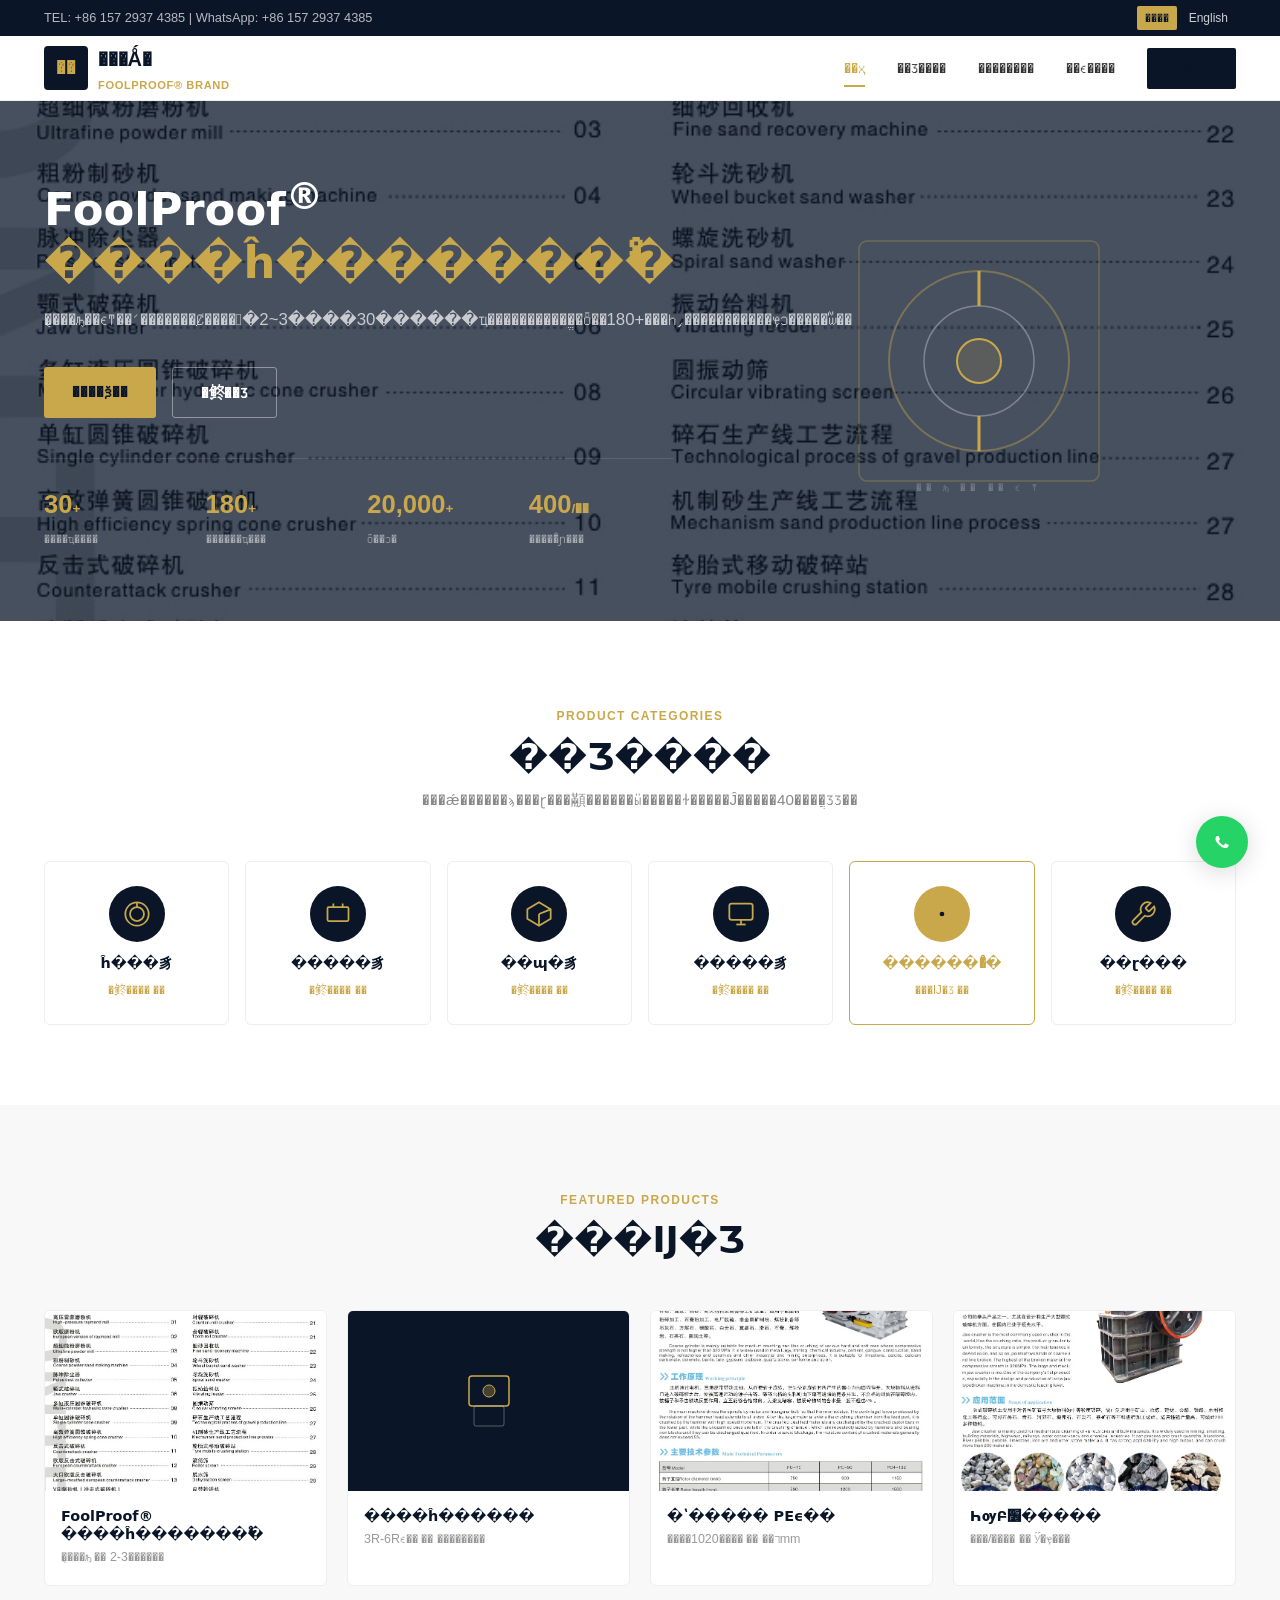
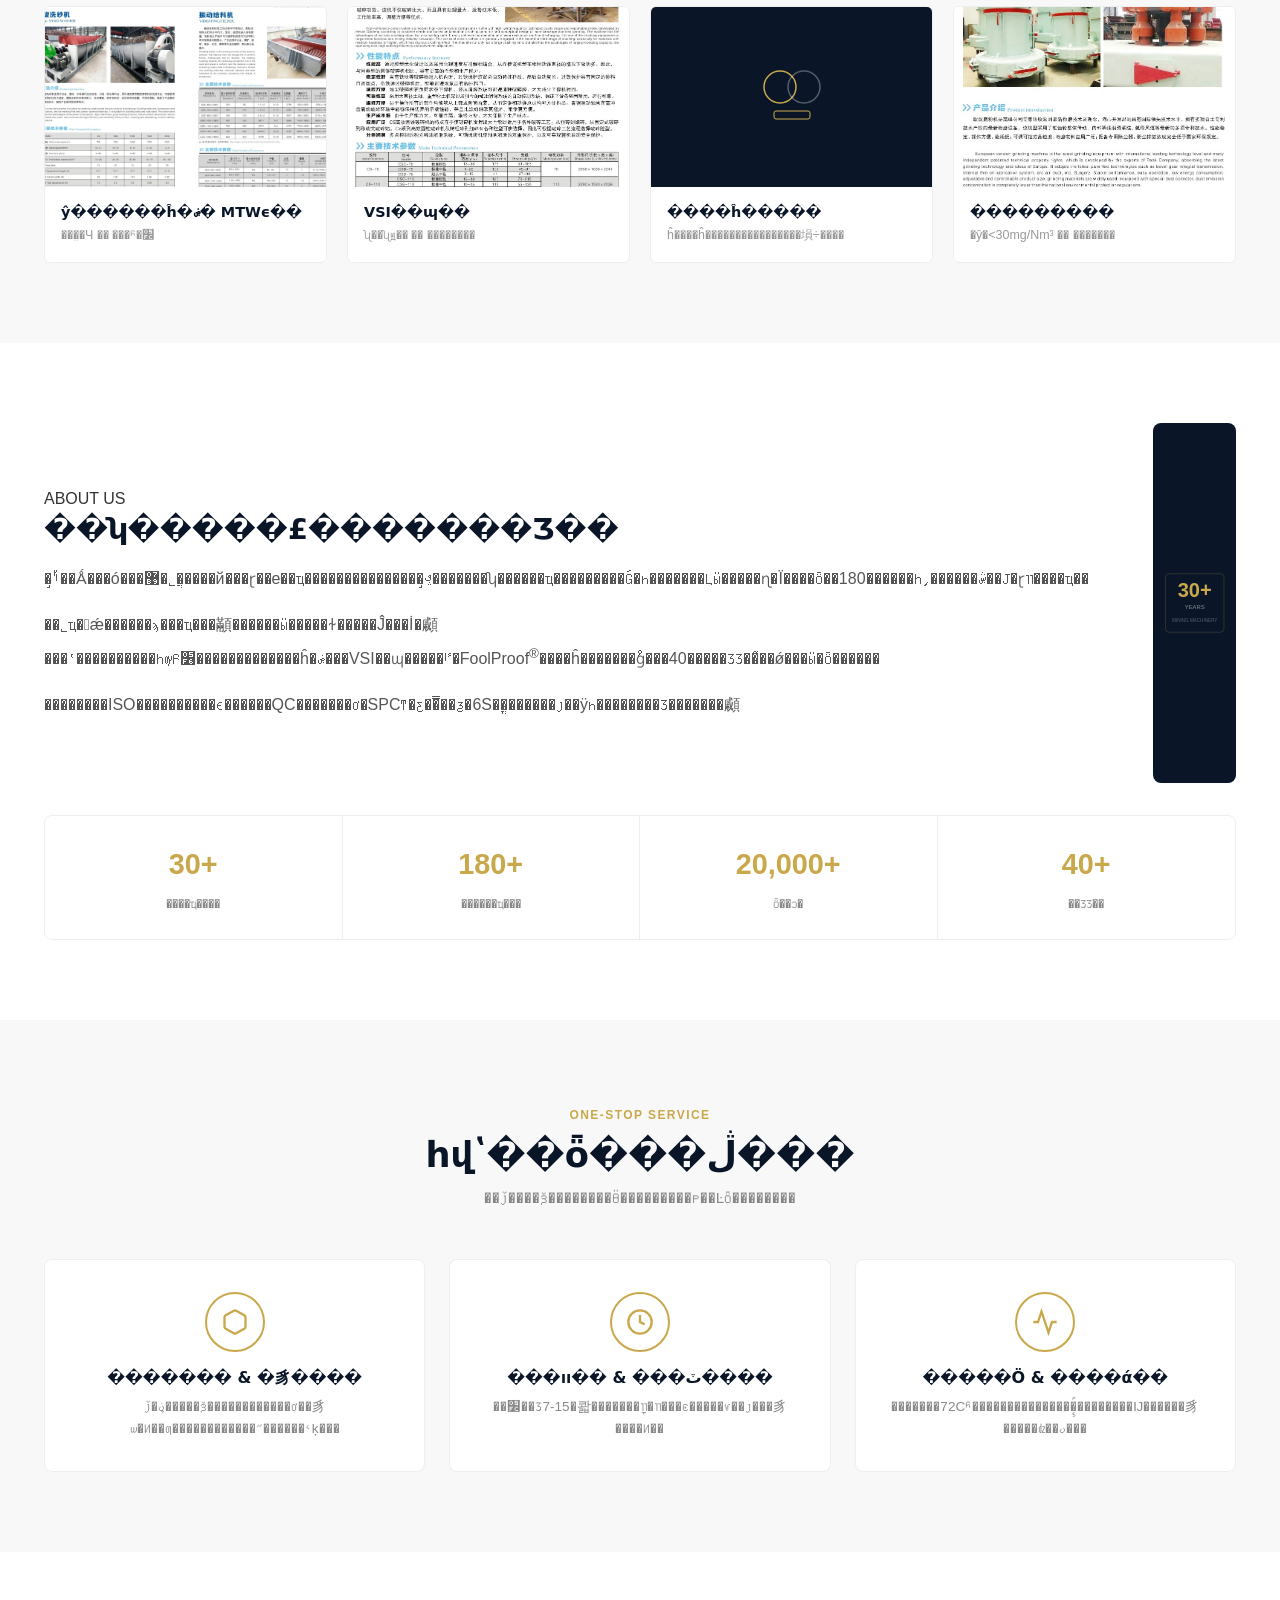
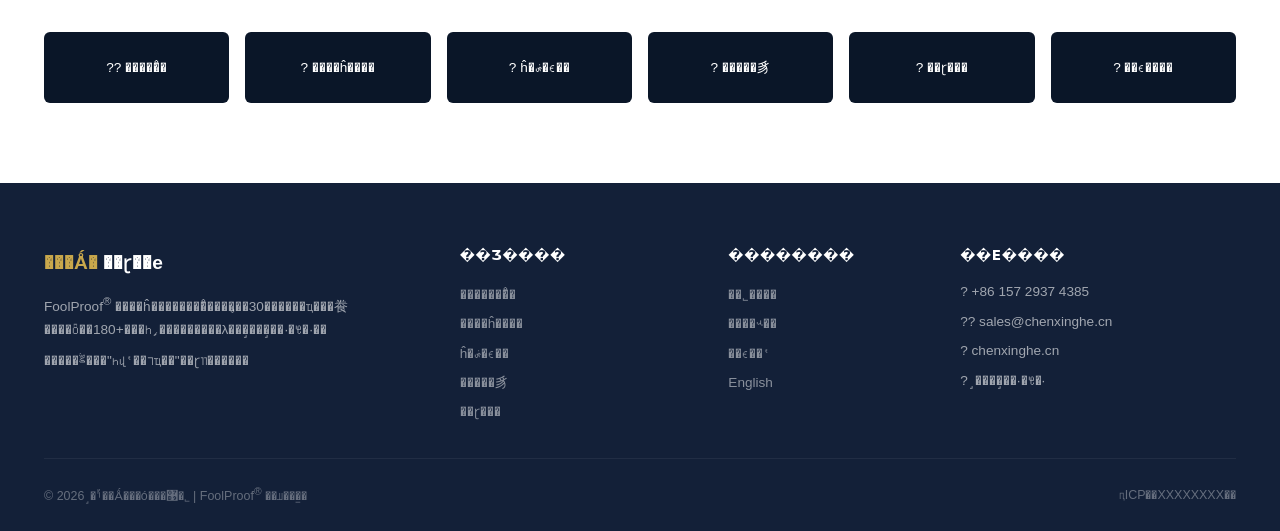
<file: index.html>
<!DOCTYPE html>
<html lang="zh-CN">
<head>
  <meta charset="UTF-8">
  <meta name="viewport" content="width=device-width, initial-scale=1.0">
  <meta name="description" content="֣�ݳ��Ạ̊́�רҵ����ĥ�������ܳ�(FoolProof?)�����̡�30���꾭�飬����ȫ��180+���ҡ���Ӫ����ĥ�����������ĥ�ۻ������������ֱ����֣��·�Ҽ�·��">
  <meta name="keywords" content="����ĥ�����ܳ�,���ɻ����,����ĥ��,��ɽ��е,�����,FoolProof,���Ǻ�,֣��">
  <link rel="canonical" href="https://chenxinghe.cn/">
  <title>���Ǻ� �� FoolProof? ����ĥ�������ܳ� | ��ɽ��е�豸������</title>
  <link rel="stylesheet" href="css/style.css">
  <style>
    /* ===== ���Ǻ�ר����ʽ ===== */
    :root {
      --cxh-navy: #0a1628; --cxh-navy-light: #132038; --cxh-gold: #c9a84c;
      --cxh-gold-light: #e0c878; --cxh-white: #ffffff; --cxh-gray: #f5f4f0;
      --cxh-text: #333; --cxh-text-light: #666;
    }
    body { font-family: -apple-system, BlinkMacSystemFont, 'Microsoft YaHei', 'PingFang SC', sans-serif; background: #fff; color: var(--cxh-text); line-height: 1.7; }

    /* Top Bar */
    .topbar { background: var(--cxh-navy); color: rgba(255,255,255,0.7); font-size: 0.8rem; padding: 6px 0; }
    .topbar .container { display: flex; justify-content: space-between; align-items: center; }
    .topbar a { color: rgba(255,255,255,0.8); }
    .topbar a:hover { color: var(--cxh-gold); }
    .topbar .lang-btns { display: flex; gap: 4px; }
    .topbar .lang-btns a { padding: 2px 8px; border-radius: 2px; font-size: 0.75rem; }
    .topbar .lang-btns a.active { background: var(--cxh-gold); color: var(--cxh-navy); }

    /* Main Header */
    .main-header { background: #fff; border-bottom: 1px solid #eee; position: sticky; top: 0; z-index: 1000; }
    .main-header .container { display: flex; justify-content: space-between; align-items: center; height: 64px; }
    .main-header .logo { display: flex; align-items: center; gap: 10px; text-decoration: none; }
    .main-header .logo-img { width: 44px; height: 44px; background: var(--cxh-navy); color: var(--cxh-gold); display: flex; align-items: center; justify-content: center; font-weight: 800; font-size: 1.2rem; border-radius: 4px; }
    .main-header .logo-text { font-size: 1.25rem; font-weight: 700; color: var(--cxh-navy); }
    .main-header .logo-sub { font-size: 0.7rem; color: var(--cxh-gold); letter-spacing: 0.05em; }
    .main-nav { display: flex; gap: 2rem; align-items: center; }
    .main-nav a { font-size: 0.9rem; color: var(--cxh-text); text-decoration: none; font-weight: 500; position: relative; padding: 4px 0; }
    .main-nav a:hover, .main-nav a.active { color: var(--cxh-gold); }
    .main-nav a::after { content: ''; position: absolute; bottom: -2px; left: 0; width: 0; height: 2px; background: var(--cxh-gold); transition: width 0.3s; }
    .main-nav a:hover::after, .main-nav a.active::after { width: 100%; }
    .main-nav .nav-cta { background: var(--cxh-gold); color: var(--cxh-navy) !important; padding: 8px 18px; border-radius: 3px; font-weight: 600; }
    .main-nav .nav-cta::after { display: none; }
    .main-nav .nav-cta:hover { background: #b8943a; }

    /* Mobile Toggle */
    .mob-toggle { display: none; flex-direction: column; gap: 5px; cursor: pointer; background: none; border: none; padding: 4px; }
    .mob-toggle span { width: 24px; height: 2px; background: var(--cxh-navy); display: block; }

    /* Hero */
    .hero-section { background: var(--cxh-navy); position: relative; overflow: hidden; min-height: 520px; display: flex; align-items: center; }
    .hero-section::before { content: ''; position: absolute; inset: 0; background: url('images/gaofeng/processed/gaofeng_page3_img1.jpeg') center/cover no-repeat; opacity: 0.25; }
    .hero-section .container { position: relative; z-index: 1; display: grid; grid-template-columns: 1fr 1fr; gap: 3rem; align-items: center; }
    .hero-text h1 { color: #fff; font-size: clamp(1.8rem, 4vw, 2.8rem); line-height: 1.2; margin-bottom: 1rem; font-weight: 800; }
    .hero-text h1 span { color: var(--cxh-gold); }
    .hero-text p { color: rgba(255,255,255,0.7); font-size: 1.05rem; margin-bottom: 2rem; max-width: 500px; line-height: 1.7; }
    .hero-btns { display: flex; gap: 1rem; flex-wrap: wrap; }
    .btn-gold { display: inline-block; background: var(--cxh-gold); color: var(--cxh-navy); padding: 12px 28px; border-radius: 3px; font-weight: 700; text-decoration: none; font-size: 0.95rem; transition: background 0.2s; }
    .btn-gold:hover { background: #b8943a; }
    .btn-out { display: inline-block; border: 1px solid rgba(255,255,255,0.4); color: #fff; padding: 12px 28px; border-radius: 3px; font-weight: 600; text-decoration: none; font-size: 0.95rem; transition: all 0.2s; }
    .btn-out:hover { background: #fff; color: var(--cxh-navy); }
    .hero-stats-row { display: grid; grid-template-columns: repeat(4, 1fr); gap: 1rem; margin-top: 2.5rem; padding-top: 1.5rem; border-top: 1px solid rgba(255,255,255,0.1); }
    .hero-stat .num { font-size: 1.6rem; font-weight: 700; color: var(--cxh-gold); }
    .hero-stat .num small { font-size: 0.85rem; }
    .hero-stat .lbl { font-size: 0.75rem; color: rgba(255,255,255,0.5); margin-top: 2px; }
    .hero-img { display: flex; justify-content: center; align-items: center; }

    /* Section Title */
    .sec-header { text-align: center; margin-bottom: 3rem; }
    .sec-header .tag { display: inline-block; font-size: 0.75rem; letter-spacing: 0.12em; color: var(--cxh-gold); font-weight: 600; margin-bottom: 0.5rem; text-transform: uppercase; }
    .sec-header h2 { font-size: clamp(1.5rem, 3vw, 2.2rem); color: var(--cxh-navy); margin-bottom: 0.5rem; font-weight: 700; }
    .sec-header .sub { color: #888; font-size: 0.95rem; max-width: 600px; margin: 0 auto; }

    /* Product Category Cards (6-col) */
    .cat-grid { display: grid; grid-template-columns: repeat(6, 1fr); gap: 1rem; }
    .cat-card { background: #fff; border: 1px solid #eee; border-radius: 6px; padding: 1.5rem 1rem; text-align: center; text-decoration: none; color: inherit; transition: all 0.3s; display: block; }
    .cat-card:hover { border-color: var(--cxh-gold); box-shadow: 0 4px 20px rgba(0,0,0,0.06); transform: translateY(-2px); }
    .cat-card .cat-icon { width: 56px; height: 56px; margin: 0 auto 0.75rem; background: var(--cxh-navy); border-radius: 50%; display: flex; align-items: center; justify-content: center; }
    .cat-card .cat-icon svg { width: 28px; height: 28px; stroke: var(--cxh-gold); }
    .cat-card h3 { font-size: 0.9rem; color: var(--cxh-navy); margin-bottom: 0.25rem; }
    .cat-card .cat-more { font-size: 0.75rem; color: var(--cxh-gold); margin-top: 0.5rem; }

    /* Product Grid (4-col) */
    .prod-grid { display: grid; grid-template-columns: repeat(4, 1fr); gap: 1.25rem; }
    .prod-card { background: #fff; border: 1px solid #eee; border-radius: 6px; overflow: hidden; transition: all 0.3s; }
    .prod-card:hover { border-color: var(--cxh-gold); box-shadow: 0 4px 20px rgba(0,0,0,0.06); }
    .prod-card .prod-pic { height: 180px; background: #f8f8f8; display: flex; align-items: center; justify-content: center; overflow: hidden; }
    .prod-card .prod-pic img { width: 100%; height: 100%; object-fit: cover; }
    .prod-card .prod-info { padding: 1rem; }
    .prod-card h4 { font-size: 0.9rem; color: var(--cxh-navy); margin-bottom: 0.25rem; }
    .prod-card p { font-size: 0.78rem; color: #999; }

    /* About Section */
    .about-block { display: grid; grid-template-columns: 1fr 1fr; gap: 4rem; align-items: center; }
    .about-block .about-img { background: #f8f8f8; border-radius: 8px; height: 360px; display: flex; align-items: center; justify-content: center; overflow: hidden; }
    .stat-grid { display: grid; grid-template-columns: repeat(4, 1fr); gap: 0; border: 1px solid #eee; border-radius: 8px; overflow: hidden; margin-top: 2rem; }
    .stat-grid .st { padding: 1.5rem 1rem; text-align: center; border-right: 1px solid #eee; background: #fff; }
    .stat-grid .st:last-child { border-right: none; }
    .stat-grid .st .n { font-size: 1.8rem; font-weight: 700; color: var(--cxh-gold); }
    .stat-grid .st .l { font-size: 0.8rem; color: #888; margin-top: 4px; }

    /* Service Cards */
    .svc-grid { display: grid; grid-template-columns: repeat(3, 1fr); gap: 1.5rem; }
    .svc-card { background: #fff; border: 1px solid #eee; border-radius: 8px; padding: 2rem 1.5rem; text-align: center; transition: all 0.3s; }
    .svc-card:hover { border-color: var(--cxh-gold); box-shadow: 0 4px 20px rgba(0,0,0,0.06); }
    .svc-card .svc-icon { width: 60px; height: 60px; margin: 0 auto 1rem; border: 2px solid var(--cxh-gold); border-radius: 50%; display: flex; align-items: center; justify-content: center; }
    .svc-card h3 { font-size: 1rem; color: var(--cxh-navy); margin-bottom: 0.5rem; }
    .svc-card p { font-size: 0.85rem; color: #888; line-height: 1.6; }

    /* Feature Grid */
    .feat-grid { display: grid; grid-template-columns: repeat(6, 1fr); gap: 1rem; }
    .feat-card { background: var(--cxh-navy); color: #fff; padding: 1.5rem 1rem; text-align: center; border-radius: 6px; text-decoration: none; transition: all 0.3s; display: block; font-size: 0.85rem; font-weight: 500; }
    .feat-card:hover { background: var(--cxh-gold); color: var(--cxh-navy); }

    /* Footer */
    .site-footer { background: var(--cxh-navy-light); color: rgba(255,255,255,0.6); padding: 4rem 0 1.5rem; font-size: 0.85rem; }
    .footer-grid { display: grid; grid-template-columns: 2fr 1.2fr 1fr 1.5fr; gap: 3rem; margin-bottom: 2rem; }
    .site-footer h4 { color: #fff; font-size: 0.85rem; letter-spacing: 0.05em; margin-bottom: 1rem; text-transform: uppercase; }
    .site-footer a { color: rgba(255,255,255,0.5); text-decoration: none; display: block; padding: 3px 0; transition: color 0.2s; }
    .site-footer a:hover { color: var(--cxh-gold); }
    .footer-bottom { border-top: 1px solid rgba(255,255,255,0.06); padding-top: 1.5rem; display: flex; justify-content: space-between; font-size: 0.78rem; color: rgba(255,255,255,0.35); }

    /* WhatsApp Float */
    .wa-float { position: fixed; bottom: 2rem; right: 2rem; z-index: 900; width: 52px; height: 52px; background: #25D366; border-radius: 50%; display: flex; align-items: center; justify-content: center; box-shadow: 0 4px 24px rgba(0,0,0,0.15); transition: transform 0.2s; }
    .wa-float:hover { transform: scale(1.1); }
    .wa-float svg { width: 26px; height: 26px; fill: #fff; }

    /* Section Spacing */
    .sec { padding: 5rem 0; }
    .sec-gray { background: #f8f8f8; }
    .container { max-width: 1240px; margin: 0 auto; padding: 0 1.5rem; }

    /* Responsive */
    @media (max-width: 1024px) {
      .cat-grid { grid-template-columns: repeat(3, 1fr); }
      .prod-grid { grid-template-columns: repeat(2, 1fr); }
      .feat-grid { grid-template-columns: repeat(3, 1fr); }
      .hero-section .container { grid-template-columns: 1fr; }
      .hero-img { display: none; }
      .about-block { grid-template-columns: 1fr; }
      .footer-grid { grid-template-columns: 1fr 1fr; }
    }
    @media (max-width: 768px) {
      .main-nav, .topbar .lang-btns { display: none; }
      .mob-toggle { display: flex; }
      .cat-grid { grid-template-columns: repeat(2, 1fr); }
      .prod-grid, .svc-grid, .feat-grid { grid-template-columns: 1fr; }
      .stat-grid { grid-template-columns: repeat(2, 1fr); }
      .stat-grid .st { border-bottom: 1px solid #eee; }
      .hero-stats-row { grid-template-columns: repeat(2, 1fr); }
      .footer-grid { grid-template-columns: 1fr; }
      .hero-text h1 { font-size: 1.5rem; }
    }
  </style>
</head>
<body>

  <!-- Top Bar -->
  <div class="topbar">
    <div class="container">
      <span>TEL: +86 157 2937 4385 | WhatsApp: +86 157 2937 4385</span>
      <div class="lang-btns">
        <a href="index.html" class="active">����</a>
        <a href="index-en.html">English</a>
      </div>
    </div>
  </div>

  <!-- Main Header -->
  <header class="main-header">
    <div class="container">
      <a href="index.html" class="logo">
        <div class="logo-img">��</div>
        <div>
          <div class="logo-text">���Ǻ�</div>
          <div class="logo-sub">FOOLPROOF&reg; BRAND</div>
        </div>
      </a>
      <nav class="main-nav" id="mainNav">
        <a href="index.html" class="active">��ҳ</a>
        <a href="products-zh.html">��Ʒ����</a>
        <a href="about-zh.html">��������</a>
        <a href="contact-zh.html">��ϵ����</a>
        <a href="contact-zh.html" class="nav-cta">��ȡ����</a>
      </nav>
      <button class="mob-toggle" id="mobToggle"><span></span><span></span><span></span></button>
    </div>
  </header>

  <!-- Hero -->
  <section class="hero-section">
    <div class="container">
      <div class="hero-text">
        <h1>FoolProof<sup>&reg;</sup><br><span>����ĥ�������ܳ�</span></h1>
        <p>�ܷ���ԡ��ϵͳ��ʹ�������Ȼ����󻬳�2~3����30������ҵ����������ֱ��ȫ��180+���Һ͵�����������ҿͻ�����֮ѡ��</p>
        <div class="hero-btns">
          <a href="contact-zh.html" class="btn-gold">����ѯ��</a>
          <a href="products-zh.html" class="btn-out">�鿴��Ʒ</a>
        </div>
        <div class="hero-stats-row">
          <div class="hero-stat"><div class="num">30<small>+</small></div><div class="lbl">����ҵ����</div></div>
          <div class="hero-stat"><div class="num">180<small>+</small></div><div class="lbl">������ҵ���</div></div>
          <div class="hero-stat"><div class="num">20,000<small>+</small></div><div class="lbl">ȫ��ͻ�</div></div>
          <div class="hero-stat"><div class="num">400<small>/��</small></div><div class="lbl">�����ܳɲ���</div></div>
        </div>
      </div>
      <div class="hero-img">
        <svg width="360" height="320" viewBox="0 0 360 320" fill="none" xmlns="http://www.w3.org/2000/svg">
          <rect x="60" y="40" width="240" height="240" rx="8" stroke="rgba(201,168,76,0.3)" stroke-width="1.5" fill="none"/>
          <circle cx="180" cy="160" r="90" stroke="rgba(201,168,76,0.4)" stroke-width="2" fill="none"/>
          <circle cx="180" cy="160" r="55" stroke="rgba(255,255,255,0.3)" stroke-width="1.5" fill="none"/>
          <circle cx="180" cy="160" r="22" fill="rgba(201,168,76,0.15)" stroke="#c9a84c" stroke-width="2"/>
          <line x1="180" y1="70" x2="180" y2="105" stroke="#c9a84c" stroke-width="3"/>
          <line x1="180" y1="215" x2="180" y2="250" stroke="#c9a84c" stroke-width="3"/>
          <text x="180" y="290" text-anchor="middle" fill="rgba(255,255,255,0.25)" font-size="11" letter-spacing="4">�� ԡ �� �� ϵ ͳ</text>
        </svg>
      </div>
    </div>
  </section>

  <!-- Product Categories (6-col) -->
  <section class="sec">
    <div class="container">
      <div class="sec-header">
        <div class="tag">PRODUCT CATEGORIES</div>
        <h2>��Ʒ����</h2>
        <div class="sub">���ǽ������ϡ���ɽ���顢������ӹ�����ɫ�����Ĵ�����40���ֲ�ƷƷ��</div>
      </div>
      <div class="cat-grid">
        <a href="products-zh.html#grinding-mills" class="cat-card">
          <div class="cat-icon"><svg viewBox="0 0 24 24" fill="none" stroke="currentColor" stroke-width="1.5"><circle cx="12" cy="12" r="10"/><circle cx="12" cy="12" r="6"/><line x1="12" y1="2" x2="12" y2="6"/></svg></div>
          <h3>ĥ���豸</h3><div class="cat-more">�鿴���� ��</div>
        </a>
        <a href="products-zh.html#crushing-equipment" class="cat-card">
          <div class="cat-icon"><svg viewBox="0 0 24 24" fill="none" stroke="currentColor" stroke-width="1.5"><rect x="3" y="6" width="18" height="12" rx="1"/><line x1="8" y1="3" x2="8" y2="6"/><line x1="16" y1="3" x2="16" y2="6"/></svg></div>
          <h3>�����豸</h3><div class="cat-more">�鿴���� ��</div>
        </a>
        <a href="products-zh.html#crushing-equipment" class="cat-card">
          <div class="cat-icon"><svg viewBox="0 0 24 24" fill="none" stroke="currentColor" stroke-width="1.5"><polygon points="12,2 22,8 22,16 12,22 2,16 2,8"/><line x1="12" y1="22" x2="12" y2="12"/><line x1="22" y1="8" x2="12" y2="12"/></svg></div>
          <h3>��ɰ�豸</h3><div class="cat-more">�鿴���� ��</div>
        </a>
        <a href="products-zh.html#auxiliary" class="cat-card">
          <div class="cat-icon"><svg viewBox="0 0 24 24" fill="none" stroke="currentColor" stroke-width="1.5"><rect x="2" y="3" width="20" height="14" rx="2"/><line x1="8" y1="21" x2="16" y2="21"/><line x1="12" y1="17" x2="12" y2="21"/></svg></div>
          <h3>�����豸</h3><div class="cat-more">�鿴���� ��</div>
        </a>
        <a href="products-zh.html#roller-assembly" class="cat-card" style="border-color: var(--cxh-gold);">
          <div class="cat-icon" style="background: var(--cxh-gold);"><svg viewBox="0 0 24 24" fill="none" stroke="var(--cxh-navy)" stroke-width="2"><circle cx="12" cy="12" r="8"/><circle cx="12" cy="12" r="3" fill="var(--cxh-navy)"/></svg></div>
          <h3 style="color: var(--cxh-gold);">�������ܳ�</h3><div class="cat-more">���Ĳ�Ʒ ��</div>
        </a>
        <a href="products-zh.html#spare-parts" class="cat-card">
          <div class="cat-icon"><svg viewBox="0 0 24 24" fill="none" stroke="currentColor" stroke-width="1.5"><path d="M14.7 6.3a1 1 0 0 0 0 1.4l1.6 1.6a1 1 0 0 0 1.4 0l3.77-3.77a6 6 0 0 1-7.94 7.94l-6.91 6.91a2.12 2.12 0 0 1-3-3l6.91-6.91a6 6 0 0 1 7.94-7.94l-3.76 3.76z"/></svg></div>
          <h3>��ɽ���</h3><div class="cat-more">�鿴���� ��</div>
        </a>
      </div>
    </div>
  </section>

  <!-- Featured Products (4-col) -->
  <section class="sec sec-gray">
    <div class="container">
      <div class="sec-header">
        <div class="tag">FEATURED PRODUCTS</div>
        <h2>���Ĳ�Ʒ</h2>
      </div>
      <div class="prod-grid">
        <a href="products-zh.html#roller-assembly" class="prod-card" style="text-decoration: none; color: inherit;">
          <div class="prod-pic"><img src="images/gaofeng/processed/gaofeng_page3_img1.jpeg" alt="����ĥ�����ܳ�"></div>
          <div class="prod-info"><h4>FoolProof&reg; ����ĥ�������ܳ�</h4><p>�ܷ���ԡ �� 2-3������</p></div>
        </a>
        <a href="products-zh.html#complete-mill" class="prod-card" style="text-decoration: none; color: inherit;">
          <div class="prod-pic" style="background: var(--cxh-navy);"><svg width="80" height="80" viewBox="0 0 80 80" fill="none"><rect x="20" y="15" width="40" height="30" rx="3" stroke="#c9a84c" stroke-width="1.5" fill="none"/><rect x="25" y="45" width="30" height="20" rx="2" stroke="rgba(255,255,255,0.3)" stroke-width="1" fill="none"/><circle cx="40" cy="30" r="6" fill="#c9a84c" fill-opacity="0.3" stroke="#c9a84c" stroke-width="1"/></svg></div>
          <div class="prod-info"><h4>����ĥ������</h4><p>3R-6Rϵ�� �� ��������</p></div>
        </a>
        <a href="products-zh.html#crushing-equipment" class="prod-card" style="text-decoration: none; color: inherit;">
          <div class="prod-pic"><img src="images/gaofeng/processed/gaofeng_page5_img1.jpeg" alt="�ʽ�����"></div>
          <div class="prod-info"><h4>�ʽ����� PEϵ��</h4><p>����ר�� �� ����1020mm</p></div>
        </a>
        <a href="products-zh.html#crushing-equipment" class="prod-card" style="text-decoration: none; color: inherit;">
          <div class="prod-pic"><img src="images/gaofeng/processed/gaofeng_page6_img1.jpeg" alt="Բ׶�����"></div>
          <div class="prod-info"><h4>ҺѹԲ׶�����</h4><p>���/���� �� Ӳ�ҿ���</p></div>
        </a>
        <a href="products-zh.html#grinding-mills" class="prod-card" style="text-decoration: none; color: inherit;">
          <div class="prod-pic"><img src="images/gaofeng/processed/gaofeng_page15_img1.jpeg" alt="ŷ��ĥ�ۻ�"></div>
          <div class="prod-info"><h4>ŷ������ĥ�ۻ� MTWϵ��</h4><p>���ܸ�Ч �� ���ʱ�׼</p></div>
        </a>
        <a href="products-zh.html#crushing-equipment" class="prod-card" style="text-decoration: none; color: inherit;">
          <div class="prod-pic"><img src="images/gaofeng/processed/gaofeng_page8_img1.jpeg" alt="VSI��ɰ��"></div>
          <div class="prod-info"><h4>VSI��ɰ��</h4><p>ʯ��ʯԭ�� �� ��������</p></div>
        </a>
        <a href="products-zh.html#spare-parts" class="prod-card" style="text-decoration: none; color: inherit;">
          <div class="prod-pic" style="background: var(--cxh-navy);"><svg width="80" height="80" viewBox="0 0 80 80" fill="none"><circle cx="28" cy="30" r="16" stroke="#c9a84c" stroke-width="1.5" fill="none"/><circle cx="52" cy="30" r="16" stroke="rgba(255,255,255,0.3)" stroke-width="1.5" fill="none"/><rect x="22" y="54" width="36" height="8" rx="2" stroke="#c9a84c" stroke-width="1" fill="none"/></svg></div>
          <div class="prod-info"><h4>����ĥ�����</h4><p>ĥ����ĥ����������������塤÷����</p></div>
        </a>
        <a href="products-zh.html#auxiliary" class="prod-card" style="text-decoration: none; color: inherit;">
          <div class="prod-pic"><img src="images/gaofeng/processed/gaofeng_page4_img1.jpeg" alt="���������"></div>
          <div class="prod-info"><h4>���������</h4><p>�ŷ�&lt;30mg/Nm&sup3; �� �������</p></div>
        </a>
      </div>
    </div>
  </section>

  <!-- About / Company Intro -->
  <section class="sec">
    <div class="container">
      <div class="about-block">
        <div>
          <div class="tag">ABOUT US</div>
          <h2 style="font-size: 1.8rem; color: var(--cxh-navy); margin-bottom: 1rem; font-weight: 700;">��ʮ�����£�������Ʒ��</h2>
          <p style="color:#555;line-height:1.9;margin-bottom:1rem;">
            ֣�ݳ��Ǻ���ó���޹�˾ֲ�����й���ɽ��е��ҵ��������������֣�ݡ�������ʮ������ҵ���������Ǵ�һ�������Լӹ�����ɳ�Ϊ����ȫ��180������Һ͵������ۺ��Ϳ�ɽװ����ҵ��
          </p>
          <p style="color:#555;line-height:1.9;margin-bottom:1rem;">
            ��˾ҵ�񸲸ǽ������ϡ���ҵ���顢������ӹ�����ɫ�����Ĵ���İ�顣���ʽ����������ҺѹԲ׶�������������ĥ�ۻ���VSI��ɰ�����ٵ�FoolProof<sup>&reg;</sup>����ĥ�������ܳɡ���40�����ƷƷ�࣬���ǿ���ӹ�ȫ������
          </p>
          <p style="color:#555;line-height:1.9;">
            ��������ISO����������ϵ������QC�������ơ�SPCͳ�ƹ��̿��ƺ�6S�ֳ�������ȷ��ÿһ��������Ʒ�������顣
          </p>
        </div>
        <div class="about-img" style="background: var(--cxh-navy);">
          <svg width="200" height="200" viewBox="0 0 200 200" fill="none">
            <rect x="30" y="30" width="140" height="140" rx="8" stroke="rgba(201,168,76,0.3)" stroke-width="1.5" fill="none"/>
            <text x="100" y="85" text-anchor="middle" fill="#c9a84c" font-size="48" font-weight="800">30+</text>
            <text x="100" y="115" text-anchor="middle" fill="rgba(255,255,255,0.5)" font-size="14">YEARS</text>
            <text x="100" y="145" text-anchor="middle" fill="rgba(255,255,255,0.3)" font-size="11">MINING MACHINERY</text>
          </svg>
        </div>
      </div>
      <div class="stat-grid">
        <div class="st"><div class="n">30+</div><div class="l">����ҵ����</div></div>
        <div class="st"><div class="n">180+</div><div class="l">������ҵ���</div></div>
        <div class="st"><div class="n">20,000+</div><div class="l">ȫ��ͻ�</div></div>
        <div class="st"><div class="n">40+</div><div class="l">��ƷƷ��</div></div>
      </div>
    </div>
  </section>

  <!-- Service Cards -->
  <section class="sec sec-gray">
    <div class="container">
      <div class="sec-header">
        <div class="tag">ONE-STOP SERVICE</div>
        <h2>һվʽ��ȫ���ڷ���</h2>
        <div class="sub">��ǰ����ѯ��������Ӫ���������ᴩ��Ŀȫ��������</div>
      </div>
      <div class="svc-grid">
        <div class="svc-card">
          <div class="svc-icon"><svg width="28" height="28" viewBox="0 0 24 24" fill="none" stroke="var(--cxh-gold)" stroke-width="2"><path d="M21 16V8a2 2 0 0 0-1-1.73l-7-4a2 2 0 0 0-2 0l-7 4A2 2 0 0 0 3 8v8a2 2 0 0 0 1 1.73l7 4a2 2 0 0 0 2 0l7-4A2 2 0 0 0 21 16z"/></svg></div>
          <h3>������� &amp; �豸����</h3>
          <p>ǰ�ڼ�����ѯ������������ơ��豸ѡ�Ͷ��ƣ������������ʺ������ߵķ���</p>
        </div>
        <div class="svc-card">
          <div class="svc-icon"><svg width="28" height="28" viewBox="0 0 24 24" fill="none" stroke="var(--cxh-gold)" stroke-width="2"><circle cx="12" cy="12" r="10"/><path d="M12 6v6l4 2"/></svg></div>
          <h3>���ٽ��� &amp; ��װ����</h3>
          <p>��׼��Ʒ7-15�콻�������װ�װָ���ͼ�����ѵ��ȷ���豸����Ͷ��</p>
        </div>
        <div class="svc-card">
          <div class="svc-icon"><svg width="28" height="28" viewBox="0 0 24 24" fill="none" stroke="var(--cxh-gold)" stroke-width="2"><path d="M22 12h-4l-3 9L9 3l-3 9H2"/></svg></div>
          <h3>�����Ӧ &amp; ����ά��</h3>
          <p>�������72Сʱ��������������֧�֡��������Ĳ������豸�����ǳ��ں���</p>
        </div>
      </div>
    </div>
  </section>

  <!-- Quick Links Feature Grid -->
  <section class="sec">
    <div class="container">
      <div class="feat-grid">
        <a href="products-zh.html#roller-assembly" class="feat-card">?? �����ܳ�</a>
        <a href="products-zh.html#complete-mill" class="feat-card">? ����ĥ����</a>
        <a href="products-zh.html#grinding-mills" class="feat-card">? ĥ�ۻ�ϵ��</a>
        <a href="products-zh.html#crushing-equipment" class="feat-card">? �����豸</a>
        <a href="products-zh.html#spare-parts" class="feat-card">? ��ɽ���</a>
        <a href="contact-zh.html" class="feat-card">? ��ϵ����</a>
      </div>
    </div>
  </section>

  <!-- Footer -->
  <footer class="site-footer">
    <div class="container">
      <div class="footer-grid">
        <div>
          <div style="font-size: 1.2rem; font-weight: 700; color: #fff; margin-bottom: 0.75rem;">
            <span style="color: var(--cxh-gold);">���Ǻ�</span> ��ɽ��е
          </div>
          <p style="margin-bottom: 0.5rem;">FoolProof<sup>&reg;</sup> ����ĥ�������ܳ������̡�30������ҵ���飬����ȫ��180+���Һ͵���������λ��֣����֣��·�Ҽ�·��</p>
          <p>�����ڴ���"һվʽ��רҵ��"��ɽװ������</p>
        </div>
        <div>
          <h4>��Ʒ����</h4>
          <a href="products-zh.html#roller-assembly">�������ܳ�</a>
          <a href="products-zh.html#complete-mill">����ĥ����</a>
          <a href="products-zh.html#grinding-mills">ĥ�ۻ�ϵ��</a>
          <a href="products-zh.html#crushing-equipment">�����豸</a>
          <a href="products-zh.html#spare-parts">��ɽ���</a>
        </div>
        <div>
          <h4>��������</h4>
          <a href="about-zh.html">��˾����</a>
          <a href="about-zh.html#factory">����ʵ��</a>
          <a href="contact-zh.html">��ϵ��ʽ</a>
          <a href="index-en.html">English</a>
        </div>
        <div>
          <h4>��ϵ����</h4>
          <p style="margin-bottom: 0.4rem;">? +86 157 2937 4385</p>
          <p style="margin-bottom: 0.4rem;">?? sales@chenxinghe.cn</p>
          <p style="margin-bottom: 0.4rem;">? chenxinghe.cn</p>
          <p style="margin-bottom: 0.4rem;">? ֣����֣��·�Ҽ�·</p>
        </div>
      </div>
      <div class="footer-bottom">
        <span>&copy; 2026 ֣�ݳ��Ǻ���ó���޹�˾ | FoolProof<sup>&reg;</sup> ��ע���̱�</span>
        <span>ԥICP��XXXXXXXX��</span>
      </div>
    </div>
  </footer>

  <!-- WhatsApp Float -->
  <a href="https://wa.me/8615729374385" class="wa-float" target="_blank" rel="noopener">
    <svg viewBox="0 0 24 24"><path d="M17.472 14.382c-.297-.149-1.758-.867-2.03-.967-.273-.099-.471-.148-.67.15-.197.297-.767.966-.94 1.164-.173.199-.347.223-.644.075-.297-.15-1.255-.463-2.39-1.475-.883-.788-1.48-1.761-1.653-2.059-.173-.297-.018-.458.13-.606.134-.133.298-.347.446-.52.149-.174.198-.298.298-.497.099-.198.05-.371-.025-.52-.075-.149-.669-1.612-.916-2.207-.242-.579-.487-.5-.669-.51-.173-.008-.371-.01-.57-.01-.198 0-.52.074-.792.372-.272.297-1.04 1.016-1.04 2.479 0 1.462 1.065 2.875 1.213 3.074.149.198 2.096 3.2 5.077 4.487.709.306 1.262.489 1.694.625.712.227 1.36.195 1.871.118.571-.085 1.758-.719 2.006-1.413.248-.694.248-1.289.173-1.413-.074-.124-.272-.198-.57-.347"/></svg>
  </a>

  <script>
    // Mobile toggle
    document.getElementById('mobToggle').addEventListener('click', function(){
      var nav = document.getElementById('mainNav');
      nav.style.display = nav.style.display === 'flex' ? 'none' : 'flex';
      if (nav.style.display === 'flex') {
        nav.style.cssText = 'display:flex;flex-direction:column;position:absolute;top:64px;left:0;right:0;background:#fff;padding:1.5rem;gap:1rem;box-shadow:0 8px 30px rgba(0,0,0,0.08);z-index:999;';
      }
    });
  </script>
</body>
</html>
</file>
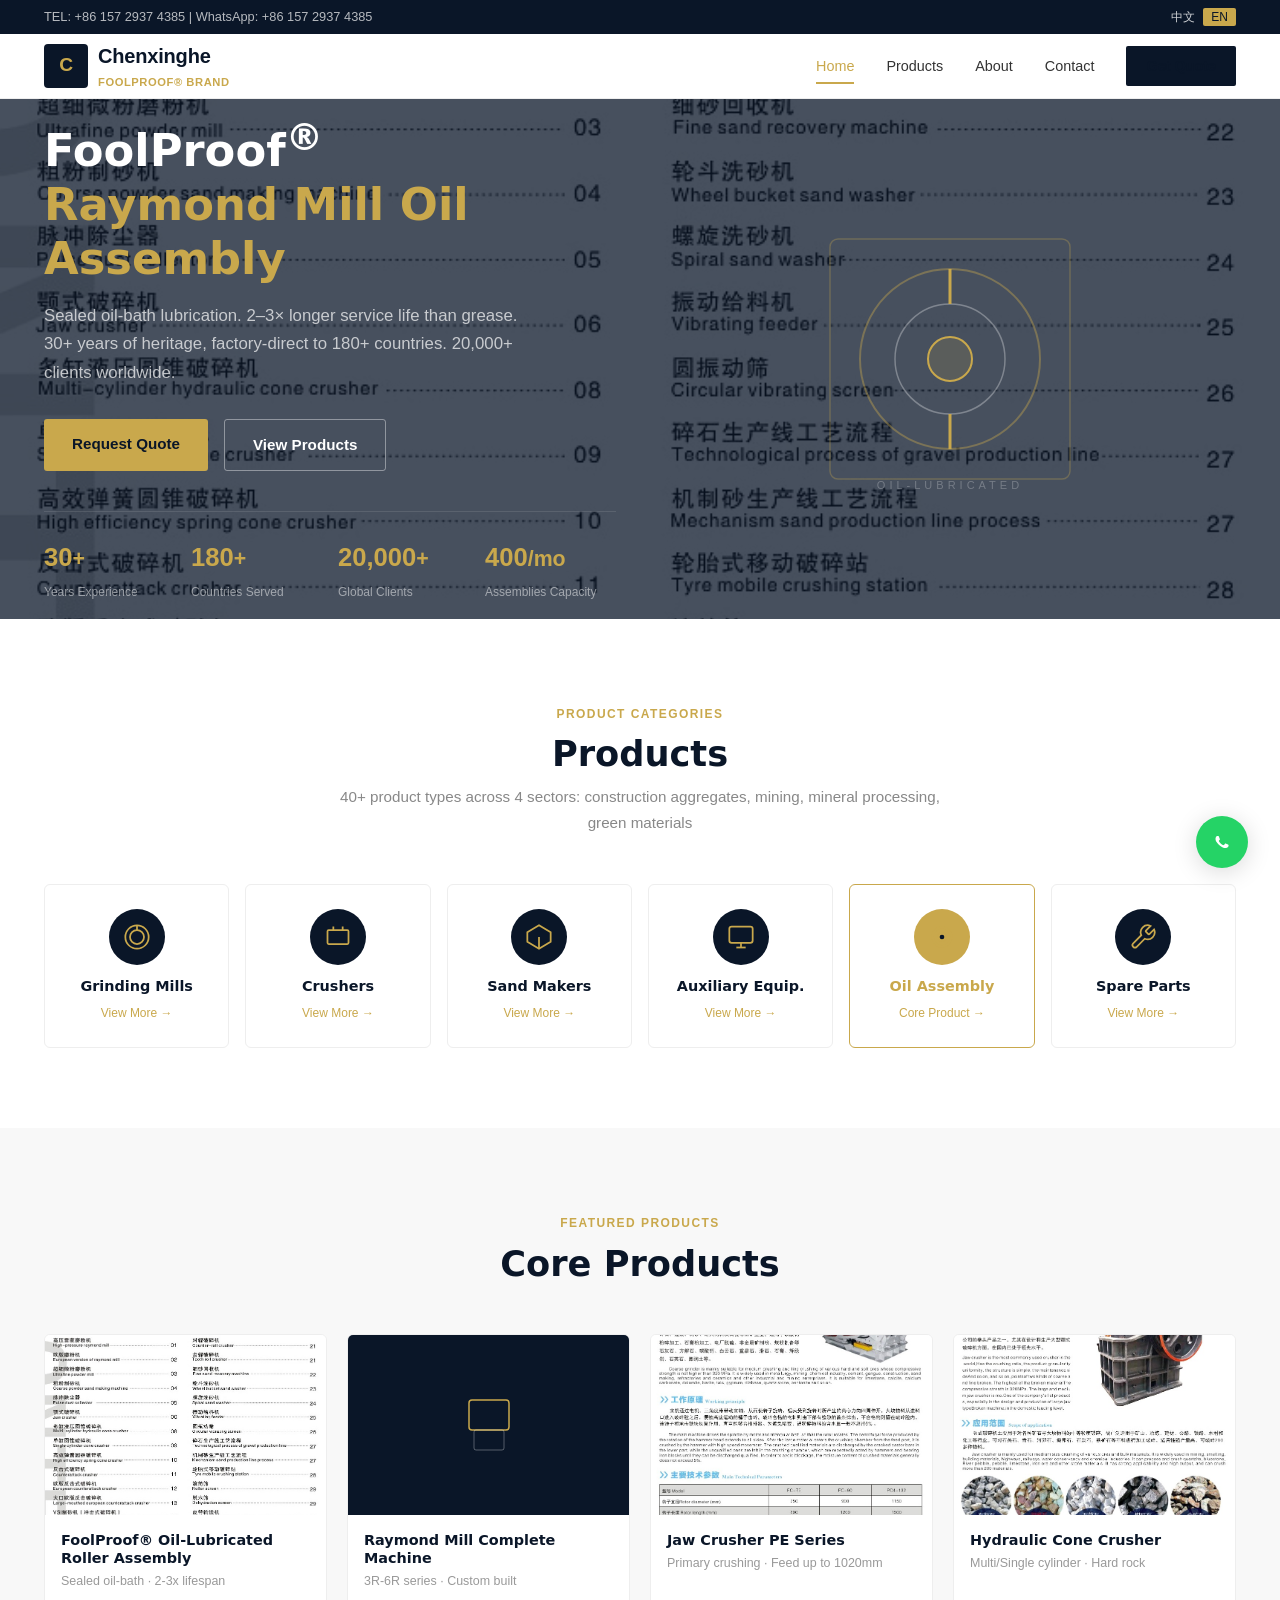
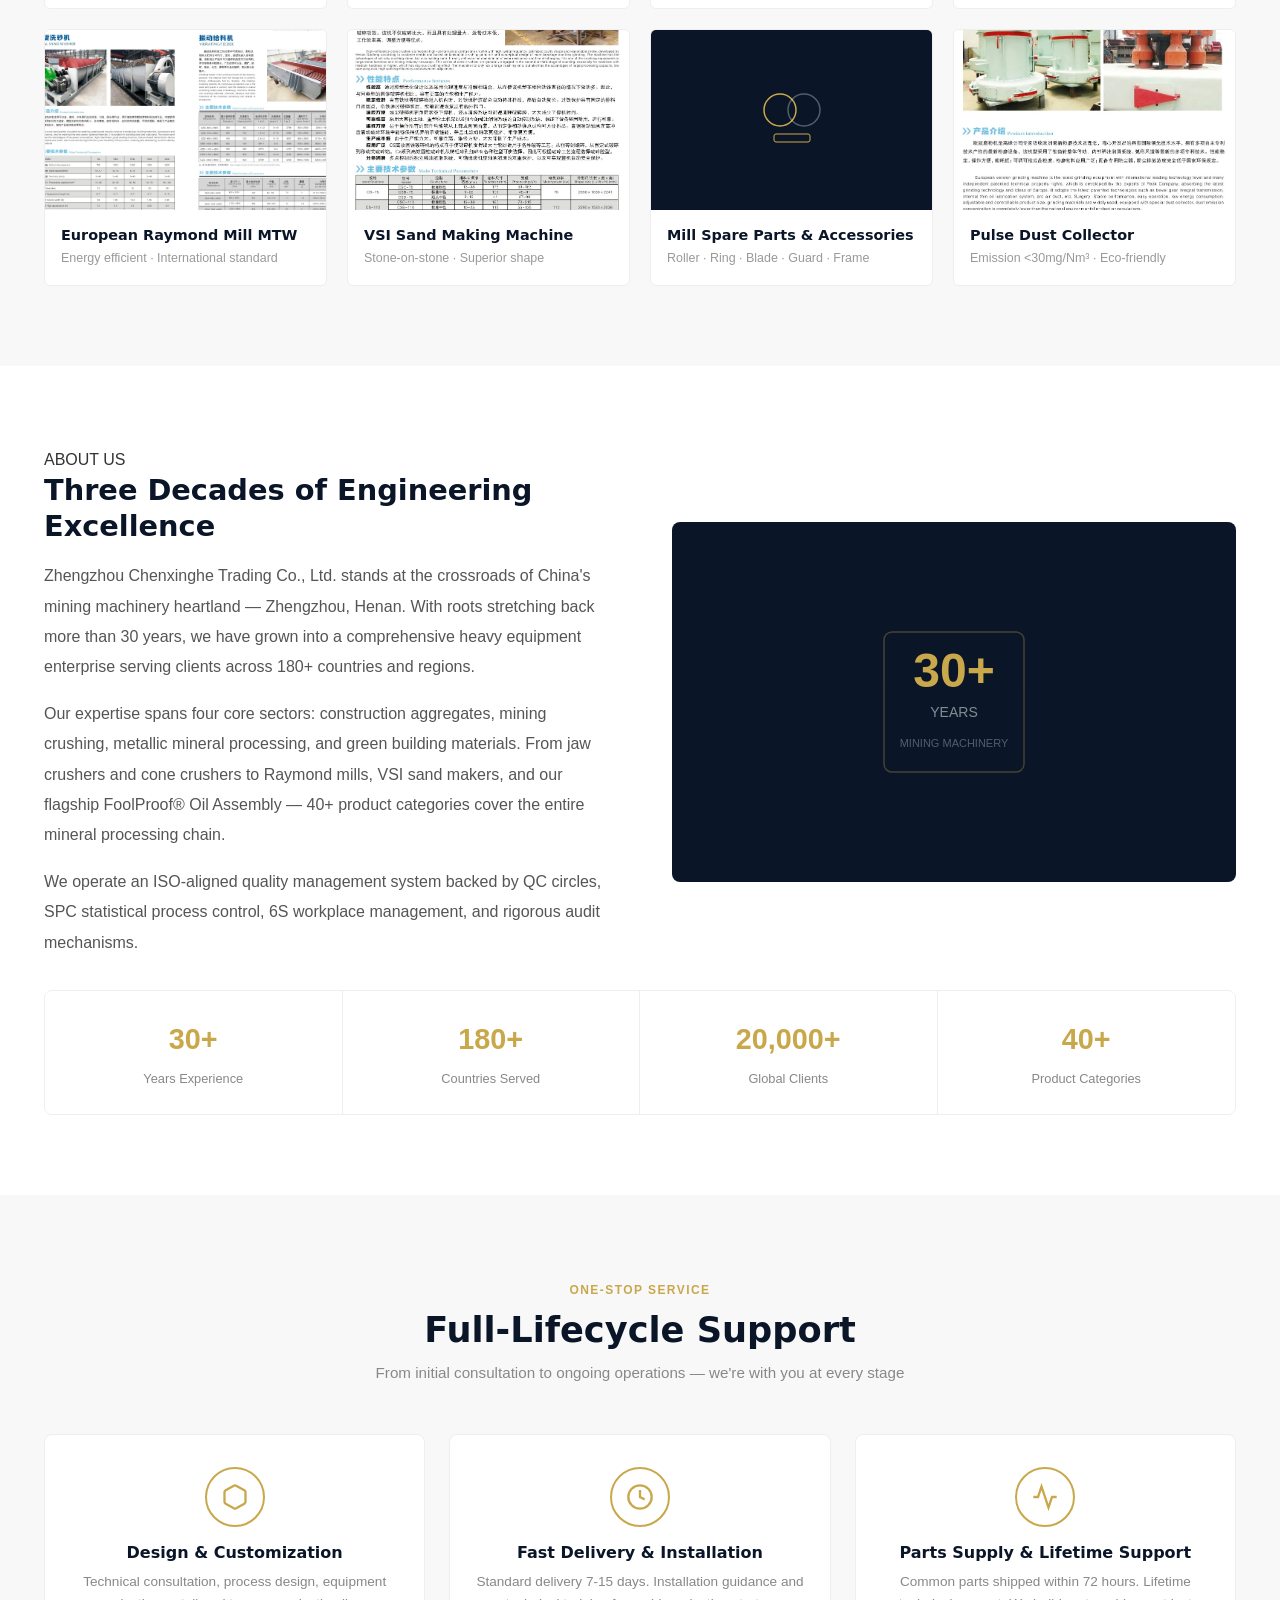
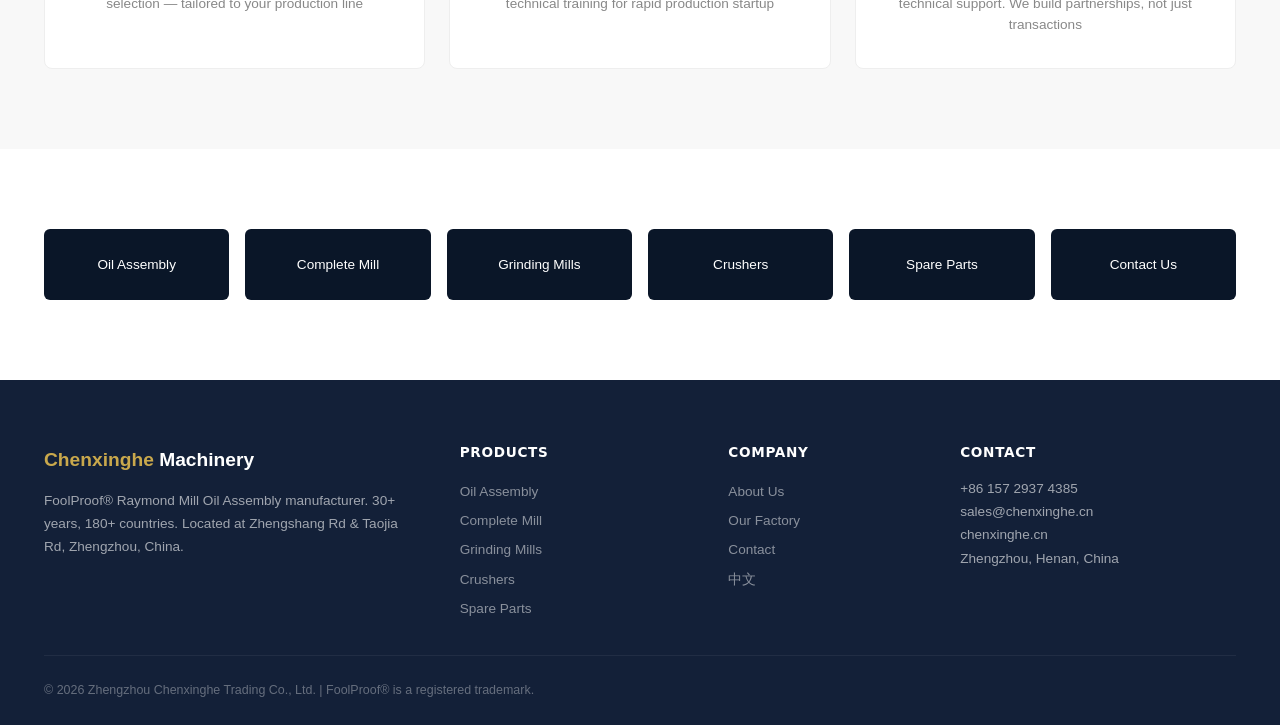
<file: index-en.html>
<!DOCTYPE html>
<html lang="en">
<head>
  <meta charset="UTF-8">
  <meta name="viewport" content="width=device-width, initial-scale=1.0">
  <meta name="description" content="Zhengzhou Chenxinghe — professional manufacturer of FoolProof® Raymond Mill Oil-Lubricated Roller Assemblies. 30+ years experience, serving 180+ countries. Complete crushing & grinding solutions.">
  <meta name="keywords" content="Raymond mill oil assembly, roller assembly, grinding mill parts, jaw crusher, cone crusher, mining equipment, FoolProof, Chenxinghe, China">
  <link rel="canonical" href="https://chenxinghe.cn/">
  <title>Chenxinghe — FoolProof&reg; Raymond Mill Oil Assembly | Mining Machinery Manufacturer</title>
  <link rel="stylesheet" href="css/style.css">
  <style>
    :root {
      --cxh-navy: #0a1628; --cxh-navy-light: #132038; --cxh-gold: #c9a84c;
      --cxh-gold-light: #e0c878; --cxh-white: #ffffff; --cxh-gray: #f5f4f0;
      --cxh-text: #333; --cxh-text-light: #666;
    }
    body { font-family: -apple-system, BlinkMacSystemFont, 'Segoe UI', sans-serif; background: #fff; color: var(--cxh-text); line-height: 1.7; }
    .topbar { background: var(--cxh-navy); color: rgba(255,255,255,0.7); font-size: 0.8rem; padding: 6px 0; }
    .topbar .container { display: flex; justify-content: space-between; align-items: center; }
    .topbar a { color: rgba(255,255,255,0.8); text-decoration: none; }
    .topbar a:hover { color: var(--cxh-gold); }
    .topbar .lang-btns a { padding: 2px 8px; border-radius: 2px; font-size: 0.75rem; }
    .topbar .lang-btns a.active { background: var(--cxh-gold); color: var(--cxh-navy); }
    .main-header { background: #fff; border-bottom: 1px solid #eee; position: sticky; top: 0; z-index: 1000; }
    .main-header .container { display: flex; justify-content: space-between; align-items: center; height: 64px; }
    .main-header .logo { display: flex; align-items: center; gap: 10px; text-decoration: none; }
    .main-header .logo-img { width: 44px; height: 44px; background: var(--cxh-navy); color: var(--cxh-gold); display: flex; align-items: center; justify-content: center; font-weight: 800; font-size: 1.2rem; border-radius: 4px; }
    .main-header .logo-text { font-size: 1.25rem; font-weight: 700; color: var(--cxh-navy); }
    .main-header .logo-sub { font-size: 0.7rem; color: var(--cxh-gold); letter-spacing: 0.05em; }
    .main-nav { display: flex; gap: 2rem; align-items: center; }
    .main-nav a { font-size: 0.9rem; color: var(--cxh-text); text-decoration: none; font-weight: 500; position: relative; padding: 4px 0; }
    .main-nav a:hover, .main-nav a.active { color: var(--cxh-gold); }
    .main-nav a::after { content: ''; position: absolute; bottom: -2px; left: 0; width: 0; height: 2px; background: var(--cxh-gold); transition: width 0.3s; }
    .main-nav a:hover::after, .main-nav a.active::after { width: 100%; }
    .main-nav .nav-cta { background: var(--cxh-gold); color: var(--cxh-navy) !important; padding: 8px 18px; border-radius: 3px; font-weight: 600; }
    .main-nav .nav-cta::after { display: none; }
    .main-nav .nav-cta:hover { background: #b8943a; }
    .mob-toggle { display: none; flex-direction: column; gap: 5px; cursor: pointer; background: none; border: none; padding: 4px; }
    .mob-toggle span { width: 24px; height: 2px; background: var(--cxh-navy); display: block; }
    .hero-section { background: var(--cxh-navy); position: relative; overflow: hidden; min-height: 520px; display: flex; align-items: center; }
    .hero-section::before { content: ''; position: absolute; inset: 0; background: url('images/gaofeng/processed/gaofeng_page3_img1.jpeg') center/cover no-repeat; opacity: 0.25; }
    .hero-section .container { position: relative; z-index: 1; display: grid; grid-template-columns: 1fr 1fr; gap: 3rem; align-items: center; }
    .hero-text h1 { color: #fff; font-size: clamp(1.8rem, 4vw, 2.8rem); line-height: 1.2; margin-bottom: 1rem; font-weight: 800; }
    .hero-text h1 span { color: var(--cxh-gold); }
    .hero-text p { color: rgba(255,255,255,0.7); font-size: 1.05rem; margin-bottom: 2rem; max-width: 500px; line-height: 1.7; }
    .hero-btns { display: flex; gap: 1rem; flex-wrap: wrap; }
    .btn-gold { display: inline-block; background: var(--cxh-gold); color: var(--cxh-navy); padding: 12px 28px; border-radius: 3px; font-weight: 700; text-decoration: none; font-size: 0.95rem; transition: background 0.2s; }
    .btn-gold:hover { background: #b8943a; }
    .btn-out { display: inline-block; border: 1px solid rgba(255,255,255,0.4); color: #fff; padding: 12px 28px; border-radius: 3px; font-weight: 600; text-decoration: none; font-size: 0.95rem; transition: all 0.2s; }
    .btn-out:hover { background: #fff; color: var(--cxh-navy); }
    .hero-stats-row { display: grid; grid-template-columns: repeat(4, 1fr); gap: 1rem; margin-top: 2.5rem; padding-top: 1.5rem; border-top: 1px solid rgba(255,255,255,0.1); }
    .hero-stat .num { font-size: 1.6rem; font-weight: 700; color: var(--cxh-gold); }
    .hero-stat .lbl { font-size: 0.75rem; color: rgba(255,255,255,0.5); margin-top: 2px; }
    .hero-img { display: flex; justify-content: center; align-items: center; }
    .sec-header { text-align: center; margin-bottom: 3rem; }
    .sec-header .tag { display: inline-block; font-size: 0.75rem; letter-spacing: 0.12em; color: var(--cxh-gold); font-weight: 600; margin-bottom: 0.5rem; }
    .sec-header h2 { font-size: clamp(1.5rem, 3vw, 2.2rem); color: var(--cxh-navy); margin-bottom: 0.5rem; font-weight: 700; }
    .sec-header .sub { color: #888; font-size: 0.95rem; max-width: 600px; margin: 0 auto; }
    .cat-grid { display: grid; grid-template-columns: repeat(6, 1fr); gap: 1rem; }
    .cat-card { background: #fff; border: 1px solid #eee; border-radius: 6px; padding: 1.5rem 1rem; text-align: center; text-decoration: none; color: inherit; transition: all 0.3s; display: block; }
    .cat-card:hover { border-color: var(--cxh-gold); box-shadow: 0 4px 20px rgba(0,0,0,0.06); transform: translateY(-2px); }
    .cat-card .cat-icon { width: 56px; height: 56px; margin: 0 auto 0.75rem; background: var(--cxh-navy); border-radius: 50%; display: flex; align-items: center; justify-content: center; }
    .cat-card .cat-icon svg { width: 28px; height: 28px; stroke: var(--cxh-gold); }
    .cat-card h3 { font-size: 0.9rem; color: var(--cxh-navy); margin-bottom: 0.25rem; }
    .cat-card .cat-more { font-size: 0.75rem; color: var(--cxh-gold); margin-top: 0.5rem; }
    .prod-grid { display: grid; grid-template-columns: repeat(4, 1fr); gap: 1.25rem; }
    .prod-card { background: #fff; border: 1px solid #eee; border-radius: 6px; overflow: hidden; transition: all 0.3s; }
    .prod-card:hover { border-color: var(--cxh-gold); box-shadow: 0 4px 20px rgba(0,0,0,0.06); }
    .prod-card .prod-pic { height: 180px; background: #f8f8f8; display: flex; align-items: center; justify-content: center; overflow: hidden; }
    .prod-card .prod-pic img { width: 100%; height: 100%; object-fit: cover; }
    .prod-card .prod-info { padding: 1rem; }
    .prod-card h4 { font-size: 0.9rem; color: var(--cxh-navy); margin-bottom: 0.25rem; }
    .prod-card p { font-size: 0.78rem; color: #999; }
    .about-block { display: grid; grid-template-columns: 1fr 1fr; gap: 4rem; align-items: center; }
    .about-block .about-img { background: #f8f8f8; border-radius: 8px; height: 360px; display: flex; align-items: center; justify-content: center; overflow: hidden; }
    .stat-grid { display: grid; grid-template-columns: repeat(4, 1fr); gap: 0; border: 1px solid #eee; border-radius: 8px; overflow: hidden; margin-top: 2rem; }
    .stat-grid .st { padding: 1.5rem 1rem; text-align: center; border-right: 1px solid #eee; background: #fff; }
    .stat-grid .st:last-child { border-right: none; }
    .stat-grid .st .n { font-size: 1.8rem; font-weight: 700; color: var(--cxh-gold); }
    .stat-grid .st .l { font-size: 0.8rem; color: #888; margin-top: 4px; }
    .svc-grid { display: grid; grid-template-columns: repeat(3, 1fr); gap: 1.5rem; }
    .svc-card { background: #fff; border: 1px solid #eee; border-radius: 8px; padding: 2rem 1.5rem; text-align: center; transition: all 0.3s; }
    .svc-card:hover { border-color: var(--cxh-gold); box-shadow: 0 4px 20px rgba(0,0,0,0.06); }
    .svc-card .svc-icon { width: 60px; height: 60px; margin: 0 auto 1rem; border: 2px solid var(--cxh-gold); border-radius: 50%; display: flex; align-items: center; justify-content: center; }
    .svc-card h3 { font-size: 1rem; color: var(--cxh-navy); margin-bottom: 0.5rem; }
    .svc-card p { font-size: 0.85rem; color: #888; line-height: 1.6; }
    .feat-grid { display: grid; grid-template-columns: repeat(6, 1fr); gap: 1rem; }
    .feat-card { background: var(--cxh-navy); color: #fff; padding: 1.5rem 1rem; text-align: center; border-radius: 6px; text-decoration: none; transition: all 0.3s; display: block; font-size: 0.85rem; font-weight: 500; }
    .feat-card:hover { background: var(--cxh-gold); color: var(--cxh-navy); }
    .site-footer { background: var(--cxh-navy-light); color: rgba(255,255,255,0.6); padding: 4rem 0 1.5rem; font-size: 0.85rem; }
    .footer-grid { display: grid; grid-template-columns: 2fr 1.2fr 1fr 1.5fr; gap: 3rem; margin-bottom: 2rem; }
    .site-footer h4 { color: #fff; font-size: 0.85rem; letter-spacing: 0.05em; margin-bottom: 1rem; text-transform: uppercase; }
    .site-footer a { color: rgba(255,255,255,0.5); text-decoration: none; display: block; padding: 3px 0; transition: color 0.2s; }
    .site-footer a:hover { color: var(--cxh-gold); }
    .footer-bottom { border-top: 1px solid rgba(255,255,255,0.06); padding-top: 1.5rem; display: flex; justify-content: space-between; font-size: 0.78rem; color: rgba(255,255,255,0.35); }
    .wa-float { position: fixed; bottom: 2rem; right: 2rem; z-index: 900; width: 52px; height: 52px; background: #25D366; border-radius: 50%; display: flex; align-items: center; justify-content: center; box-shadow: 0 4px 24px rgba(0,0,0,0.15); }
    .wa-float:hover { transform: scale(1.1); }
    .wa-float svg { width: 26px; height: 26px; fill: #fff; }
    .sec { padding: 5rem 0; }
    .sec-gray { background: #f8f8f8; }
    .container { max-width: 1240px; margin: 0 auto; padding: 0 1.5rem; }
    @media (max-width: 1024px) {
      .cat-grid { grid-template-columns: repeat(3, 1fr); }
      .prod-grid { grid-template-columns: repeat(2, 1fr); }
      .feat-grid { grid-template-columns: repeat(3, 1fr); }
      .hero-section .container { grid-template-columns: 1fr; }
      .hero-img { display: none; }
      .about-block { grid-template-columns: 1fr; }
      .footer-grid { grid-template-columns: 1fr 1fr; }
    }
    @media (max-width: 768px) {
      .main-nav { display: none; }
      .mob-toggle { display: flex; }
      .cat-grid { grid-template-columns: repeat(2, 1fr); }
      .prod-grid, .svc-grid, .feat-grid { grid-template-columns: 1fr; }
      .stat-grid { grid-template-columns: repeat(2, 1fr); }
      .hero-stats-row { grid-template-columns: repeat(2, 1fr); }
      .footer-grid { grid-template-columns: 1fr; }
    }
  </style>
</head>
<body>

<div class="topbar"><div class="container">
    <span>TEL: +86 157 2937 4385 | WhatsApp: +86 157 2937 4385</span>
    <div class="lang-btns"><a href="index.html">中文</a><a href="index-en.html" class="active">EN</a></div>
</div></div>

<header class="main-header"><div class="container">
    <a href="index-en.html" class="logo"><div class="logo-img">C</div><div><div class="logo-text">Chenxinghe</div><div class="logo-sub">FOOLPROOF&reg; BRAND</div></div></a>
    <nav class="main-nav" id="mainNav">
      <a href="index-en.html" class="active">Home</a>
      <a href="products.html">Products</a>
      <a href="about.html">About</a>
      <a href="contact.html">Contact</a>
      <a href="contact.html" class="nav-cta">Get Quote</a>
    </nav>
    <button class="mob-toggle" id="mobToggle"><span></span><span></span><span></span></button>
</div></header>

<section class="hero-section"><div class="container">
    <div class="hero-text">
      <h1>FoolProof<sup>&reg;</sup><br><span>Raymond Mill Oil Assembly</span></h1>
      <p>Sealed oil-bath lubrication. 2&ndash;3&times; longer service life than grease. 30+ years of heritage, factory-direct to 180+ countries. 20,000+ clients worldwide.</p>
      <div class="hero-btns"><a href="contact.html" class="btn-gold">Request Quote</a><a href="products.html" class="btn-out">View Products</a></div>
      <div class="hero-stats-row">
        <div class="hero-stat"><div class="num">30<small>+</small></div><div class="lbl">Years Experience</div></div>
        <div class="hero-stat"><div class="num">180<small>+</small></div><div class="lbl">Countries Served</div></div>
        <div class="hero-stat"><div class="num">20,000<small>+</small></div><div class="lbl">Global Clients</div></div>
        <div class="hero-stat"><div class="num">400<small>/mo</small></div><div class="lbl">Assemblies Capacity</div></div>
      </div>
    </div>
    <div class="hero-img">
      <svg width="360" height="320" viewBox="0 0 360 320" fill="none"><rect x="60" y="40" width="240" height="240" rx="8" stroke="rgba(201,168,76,0.3)" stroke-width="1.5" fill="none"/><circle cx="180" cy="160" r="90" stroke="rgba(201,168,76,0.4)" stroke-width="2" fill="none"/><circle cx="180" cy="160" r="55" stroke="rgba(255,255,255,0.3)" stroke-width="1.5" fill="none"/><circle cx="180" cy="160" r="22" fill="rgba(201,168,76,0.15)" stroke="#c9a84c" stroke-width="2"/><line x1="180" y1="70" x2="180" y2="105" stroke="#c9a84c" stroke-width="3"/><line x1="180" y1="215" x2="180" y2="250" stroke="#c9a84c" stroke-width="3"/><text x="180" y="290" text-anchor="middle" fill="rgba(255,255,255,0.25)" font-size="11" letter-spacing="4">OIL-LUBRICATED</text></svg>
    </div>
</div></section>

<section class="sec"><div class="container">
    <div class="sec-header"><div class="tag">PRODUCT CATEGORIES</div><h2>Products</h2><div class="sub">40+ product types across 4 sectors: construction aggregates, mining, mineral processing, green materials</div></div>
    <div class="cat-grid">
      <a href="products.html#grinding-mills" class="cat-card"><div class="cat-icon"><svg viewBox="0 0 24 24" fill="none" stroke="currentColor" stroke-width="1.5"><circle cx="12" cy="12" r="10"/><circle cx="12" cy="12" r="6"/><line x1="12" y1="2" x2="12" y2="6"/></svg></div><h3>Grinding Mills</h3><div class="cat-more">View More →</div></a>
      <a href="products.html#crushing-equipment" class="cat-card"><div class="cat-icon"><svg viewBox="0 0 24 24" fill="none" stroke="currentColor" stroke-width="1.5"><rect x="3" y="6" width="18" height="12" rx="1"/><line x1="8" y1="3" x2="8" y2="6"/><line x1="16" y1="3" x2="16" y2="6"/></svg></div><h3>Crushers</h3><div class="cat-more">View More →</div></a>
      <a href="products.html#crushing-equipment" class="cat-card"><div class="cat-icon"><svg viewBox="0 0 24 24" fill="none" stroke="currentColor" stroke-width="1.5"><polygon points="12,2 22,8 22,16 12,22 2,16 2,8"/><line x1="12" y1="22" x2="12" y2="12"/></svg></div><h3>Sand Makers</h3><div class="cat-more">View More →</div></a>
      <a href="products.html#auxiliary" class="cat-card"><div class="cat-icon"><svg viewBox="0 0 24 24" fill="none" stroke="currentColor" stroke-width="1.5"><rect x="2" y="3" width="20" height="14" rx="2"/><line x1="8" y1="21" x2="16" y2="21"/><line x1="12" y1="17" x2="12" y2="21"/></svg></div><h3>Auxiliary Equip.</h3><div class="cat-more">View More →</div></a>
      <a href="products.html#roller-assembly" class="cat-card" style="border-color: var(--cxh-gold);"><div class="cat-icon" style="background: var(--cxh-gold);"><svg viewBox="0 0 24 24" fill="none" stroke="var(--cxh-navy)" stroke-width="2"><circle cx="12" cy="12" r="8"/><circle cx="12" cy="12" r="3" fill="var(--cxh-navy)"/></svg></div><h3 style="color: var(--cxh-gold);">Oil Assembly</h3><div class="cat-more">Core Product →</div></a>
      <a href="products.html#spare-parts" class="cat-card"><div class="cat-icon"><svg viewBox="0 0 24 24" fill="none" stroke="currentColor" stroke-width="1.5"><path d="M14.7 6.3a1 1 0 0 0 0 1.4l1.6 1.6a1 1 0 0 0 1.4 0l3.77-3.77a6 6 0 0 1-7.94 7.94l-6.91 6.91a2.12 2.12 0 0 1-3-3l6.91-6.91a6 6 0 0 1 7.94-7.94l-3.76 3.76z"/></svg></div><h3>Spare Parts</h3><div class="cat-more">View More →</div></a>
    </div>
</div></section>

<section class="sec sec-gray"><div class="container">
    <div class="sec-header"><div class="tag">FEATURED PRODUCTS</div><h2>Core Products</h2></div>
    <div class="prod-grid">
      <a href="products.html#roller-assembly" class="prod-card" style="text-decoration: none; color: inherit;"><div class="prod-pic"><img src="images/gaofeng/processed/gaofeng_page3_img1.jpeg" alt="Oil Assembly"></div><div class="prod-info"><h4>FoolProof&reg; Oil-Lubricated Roller Assembly</h4><p>Sealed oil-bath &middot; 2-3x lifespan</p></div></a>
      <a href="products.html#complete-mill" class="prod-card" style="text-decoration: none; color: inherit;"><div class="prod-pic" style="background: var(--cxh-navy);"><svg width="80" height="80" viewBox="0 0 80 80" fill="none"><rect x="20" y="15" width="40" height="30" rx="3" stroke="#c9a84c" stroke-width="1.5" fill="none"/><rect x="25" y="45" width="30" height="20" rx="2" stroke="rgba(255,255,255,0.3)" stroke-width="1" fill="none"/></svg></div><div class="prod-info"><h4>Raymond Mill Complete Machine</h4><p>3R-6R series &middot; Custom built</p></div></a>
      <a href="products.html#crushing-equipment" class="prod-card" style="text-decoration: none; color: inherit;"><div class="prod-pic"><img src="images/gaofeng/processed/gaofeng_page5_img1.jpeg" alt="Jaw Crusher"></div><div class="prod-info"><h4>Jaw Crusher PE Series</h4><p>Primary crushing &middot; Feed up to 1020mm</p></div></a>
      <a href="products.html#crushing-equipment" class="prod-card" style="text-decoration: none; color: inherit;"><div class="prod-pic"><img src="images/gaofeng/processed/gaofeng_page6_img1.jpeg" alt="Cone Crusher"></div><div class="prod-info"><h4>Hydraulic Cone Crusher</h4><p>Multi/Single cylinder &middot; Hard rock</p></div></a>
      <a href="products.html#grinding-mills" class="prod-card" style="text-decoration: none; color: inherit;"><div class="prod-pic"><img src="images/gaofeng/processed/gaofeng_page15_img1.jpeg" alt="European Mill"></div><div class="prod-info"><h4>European Raymond Mill MTW</h4><p>Energy efficient &middot; International standard</p></div></a>
      <a href="products.html#crushing-equipment" class="prod-card" style="text-decoration: none; color: inherit;"><div class="prod-pic"><img src="images/gaofeng/processed/gaofeng_page8_img1.jpeg" alt="VSI Sand Maker"></div><div class="prod-info"><h4>VSI Sand Making Machine</h4><p>Stone-on-stone &middot; Superior shape</p></div></a>
      <a href="products.html#spare-parts" class="prod-card" style="text-decoration: none; color: inherit;"><div class="prod-pic" style="background: var(--cxh-navy);"><svg width="80" height="80" viewBox="0 0 80 80" fill="none"><circle cx="28" cy="30" r="16" stroke="#c9a84c" stroke-width="1.5" fill="none"/><circle cx="52" cy="30" r="16" stroke="rgba(255,255,255,0.3)" stroke-width="1.5" fill="none"/><rect x="22" y="54" width="36" height="8" rx="2" stroke="#c9a84c" stroke-width="1" fill="none"/></svg></div><div class="prod-info"><h4>Mill Spare Parts &amp; Accessories</h4><p>Roller &middot; Ring &middot; Blade &middot; Guard &middot; Frame</p></div></a>
      <a href="products.html#auxiliary" class="prod-card" style="text-decoration: none; color: inherit;"><div class="prod-pic"><img src="images/gaofeng/processed/gaofeng_page4_img1.jpeg" alt="Dust Collector"></div><div class="prod-info"><h4>Pulse Dust Collector</h4><p>Emission &lt;30mg/Nm&sup3; &middot; Eco-friendly</p></div></a>
    </div>
</div></section>

<section class="sec"><div class="container">
    <div class="about-block">
      <div><div class="tag">ABOUT US</div><h2 style="font-size: 1.8rem; color: var(--cxh-navy); margin-bottom: 1rem; font-weight: 700;">Three Decades of Engineering Excellence</h2>
        <p style="color:#555;line-height:1.9;margin-bottom:1rem;">Zhengzhou Chenxinghe Trading Co., Ltd. stands at the crossroads of China's mining machinery heartland &mdash; Zhengzhou, Henan. With roots stretching back more than 30 years, we have grown into a comprehensive heavy equipment enterprise serving clients across 180+ countries and regions.</p>
        <p style="color:#555;line-height:1.9;margin-bottom:1rem;">Our expertise spans four core sectors: construction aggregates, mining crushing, metallic mineral processing, and green building materials. From jaw crushers and cone crushers to Raymond mills, VSI sand makers, and our flagship FoolProof&reg; Oil Assembly &mdash; 40+ product categories cover the entire mineral processing chain.</p>
        <p style="color:#555;line-height:1.9;">We operate an ISO-aligned quality management system backed by QC circles, SPC statistical process control, 6S workplace management, and rigorous audit mechanisms.</p>
      </div>
      <div class="about-img" style="background: var(--cxh-navy);"><svg width="200" height="200" viewBox="0 0 200 200" fill="none"><rect x="30" y="30" width="140" height="140" rx="8" stroke="rgba(201,168,76,0.3)" stroke-width="1.5" fill="none"/><text x="100" y="85" text-anchor="middle" fill="#c9a84c" font-size="48" font-weight="800">30+</text><text x="100" y="115" text-anchor="middle" fill="rgba(255,255,255,0.5)" font-size="14">YEARS</text><text x="100" y="145" text-anchor="middle" fill="rgba(255,255,255,0.3)" font-size="11">MINING MACHINERY</text></svg></div>
    </div>
    <div class="stat-grid">
      <div class="st"><div class="n">30+</div><div class="l">Years Experience</div></div>
      <div class="st"><div class="n">180+</div><div class="l">Countries Served</div></div>
      <div class="st"><div class="n">20,000+</div><div class="l">Global Clients</div></div>
      <div class="st"><div class="n">40+</div><div class="l">Product Categories</div></div>
    </div>
</div></section>

<section class="sec sec-gray"><div class="container">
    <div class="sec-header"><div class="tag">ONE-STOP SERVICE</div><h2>Full-Lifecycle Support</h2><div class="sub">From initial consultation to ongoing operations &mdash; we're with you at every stage</div></div>
    <div class="svc-grid">
      <div class="svc-card"><div class="svc-icon"><svg width="28" height="28" viewBox="0 0 24 24" fill="none" stroke="var(--cxh-gold)" stroke-width="2"><path d="M21 16V8a2 2 0 0 0-1-1.73l-7-4a2 2 0 0 0-2 0l-7 4A2 2 0 0 0 3 8v8a2 2 0 0 0 1 1.73l7 4a2 2 0 0 0 2 0l7-4A2 2 0 0 0 21 16z"/></svg></div><h3>Design &amp; Customization</h3><p>Technical consultation, process design, equipment selection &mdash; tailored to your production line</p></div>
      <div class="svc-card"><div class="svc-icon"><svg width="28" height="28" viewBox="0 0 24 24" fill="none" stroke="var(--cxh-gold)" stroke-width="2"><circle cx="12" cy="12" r="10"/><path d="M12 6v6l4 2"/></svg></div><h3>Fast Delivery &amp; Installation</h3><p>Standard delivery 7-15 days. Installation guidance and technical training for rapid production startup</p></div>
      <div class="svc-card"><div class="svc-icon"><svg width="28" height="28" viewBox="0 0 24 24" fill="none" stroke="var(--cxh-gold)" stroke-width="2"><path d="M22 12h-4l-3 9L9 3l-3 9H2"/></svg></div><h3>Parts Supply &amp; Lifetime Support</h3><p>Common parts shipped within 72 hours. Lifetime technical support. We build partnerships, not just transactions</p></div>
    </div>
</div></section>

<section class="sec"><div class="container">
    <div class="feat-grid">
      <a href="products.html#roller-assembly" class="feat-card">Oil Assembly</a>
      <a href="products.html#complete-mill" class="feat-card">Complete Mill</a>
      <a href="products.html#grinding-mills" class="feat-card">Grinding Mills</a>
      <a href="products.html#crushing-equipment" class="feat-card">Crushers</a>
      <a href="products.html#spare-parts" class="feat-card">Spare Parts</a>
      <a href="contact.html" class="feat-card">Contact Us</a>
    </div>
</div></section>

<footer class="site-footer"><div class="container">
    <div class="footer-grid">
      <div><div style="font-size: 1.2rem; font-weight: 700; color: #fff; margin-bottom: 0.75rem;"><span style="color: var(--cxh-gold);">Chenxinghe</span> Machinery</div><p>FoolProof&reg; Raymond Mill Oil Assembly manufacturer. 30+ years, 180+ countries. Located at Zhengshang Rd &amp; Taojia Rd, Zhengzhou, China.</p></div>
      <div><h4>Products</h4><a href="products.html#roller-assembly">Oil Assembly</a><a href="products.html#complete-mill">Complete Mill</a><a href="products.html#grinding-mills">Grinding Mills</a><a href="products.html#crushing-equipment">Crushers</a><a href="products.html#spare-parts">Spare Parts</a></div>
      <div><h4>Company</h4><a href="about.html">About Us</a><a href="about.html#factory">Our Factory</a><a href="contact.html">Contact</a><a href="index.html">中文</a></div>
      <div><h4>Contact</h4><p>+86 157 2937 4385</p><p>sales@chenxinghe.cn</p><p>chenxinghe.cn</p><p>Zhengzhou, Henan, China</p></div>
    </div>
    <div class="footer-bottom"><span>&copy; 2026 Zhengzhou Chenxinghe Trading Co., Ltd. | FoolProof&reg; is a registered trademark.</span></div>
</div></footer>

<a href="https://wa.me/8615729374385" class="wa-float" target="_blank" rel="noopener"><svg viewBox="0 0 24 24"><path d="M17.472 14.382c-.297-.149-1.758-.867-2.03-.967-.273-.099-.471-.148-.67.15-.197.297-.767.966-.94 1.164-.173.199-.347.223-.644.075-.297-.15-1.255-.463-2.39-1.475-.883-.788-1.48-1.761-1.653-2.059-.173-.297-.018-.458.13-.606.134-.133.298-.347.446-.52.149-.174.198-.298.298-.497.099-.198.05-.371-.025-.52-.075-.149-.669-1.612-.916-2.207-.242-.579-.487-.5-.669-.51-.173-.008-.371-.01-.57-.01-.198 0-.52.074-.792.372-.272.297-1.04 1.016-1.04 2.479 0 1.462 1.065 2.875 1.213 3.074.149.198 2.096 3.2 5.077 4.487.709.306 1.262.489 1.694.625.712.227 1.36.195 1.871.118.571-.085 1.758-.719 2.006-1.413.248-.694.248-1.289.173-1.413-.074-.124-.272-.198-.57-.347"/></svg></a>

<script>document.getElementById('mobToggle').addEventListener('click',function(){var n=document.getElementById('mainNav');n.style.display=n.style.display==='flex'?'none':'flex';if(n.style.display==='flex'){n.style.cssText='display:flex;flex-direction:column;position:absolute;top:64px;left:0;right:0;background:#fff;padding:1.5rem;gap:1rem;box-shadow:0 8px 30px rgba(0,0,0,0.08);z-index:999;';}});</script>
</body>
</html>
</file>
<file: css/style.css>
/* ============================================================
   Chenxinghe Trading Co., Ltd. — FoolProof® Brand
   Industrial B2B Website — Global Stylesheet
   Design: Minimalist · Thin-line · Modern · Industrial
   ============================================================ */

/* --- CSS Custom Properties --- */
:root {
  --color-navy: #0a1628;
  --color-navy-light: #132038;
  --color-navy-mid: #1a2d4a;
  --color-gold: #c9a84c;
  --color-gold-light: #e0c878;
  --color-gold-dark: #a8892e;
  --color-white: #ffffff;
  --color-off-white: #f5f4f0;
  --color-gray-100: #f0eeea;
  --color-gray-200: #e2dfd9;
  --color-gray-300: #c4c0b7;
  --color-gray-400: #a09b91;
  --color-gray-500: #787368;
  --color-gray-600: #504c44;
  --color-gray-700: #3a3630;
  --color-gray-800: #26231e;
  --color-gray-900: #1a1814;
  --color-success: #2d6a4f;
  --color-error: #a12b2b;

  --font-sans: 'Inter', 'Segoe UI', system-ui, -apple-system, sans-serif;
  --font-display: 'Inter', 'Segoe UI', system-ui, -apple-system, sans-serif;

  --max-width: 1280px;
  --header-height: 72px;

  --radius-sm: 2px;
  --radius-md: 4px;
  --radius-lg: 8px;

  --shadow-sm: 0 1px 3px rgba(0,0,0,0.08);
  --shadow-md: 0 4px 16px rgba(0,0,0,0.10);
  --shadow-lg: 0 8px 32px rgba(0,0,0,0.12);

  --transition-fast: 150ms ease;
  --transition-base: 250ms ease;
  --transition-slow: 400ms ease;
}

/* --- Reset & Base --- */
*, *::before, *::after {
  margin: 0;
  padding: 0;
  box-sizing: border-box;
}

html {
  scroll-behavior: smooth;
  font-size: 16px;
  -webkit-font-smoothing: antialiased;
  -moz-osx-font-smoothing: grayscale;
}

body {
  font-family: var(--font-sans);
  color: var(--color-gray-800);
  background: var(--color-white);
  line-height: 1.7;
  overflow-x: hidden;
}

img {
  max-width: 100%;
  height: auto;
  display: block;
}

a {
  color: inherit;
  text-decoration: none;
  transition: color var(--transition-fast);
}

ul, ol {
  list-style: none;
}

button {
  cursor: pointer;
  font-family: inherit;
  border: none;
  background: none;
}

/* --- Typography --- */
h1, h2, h3, h4, h5, h6 {
  font-family: var(--font-display);
  font-weight: 600;
  line-height: 1.25;
  color: var(--color-navy);
}

h1 { font-size: clamp(2rem, 5vw, 3.5rem); }
h2 { font-size: clamp(1.5rem, 3.5vw, 2.5rem); }
h3 { font-size: clamp(1.15rem, 2.5vw, 1.5rem); }
h4 { font-size: 1.125rem; }

.section-label {
  display: inline-block;
  font-size: 0.75rem;
  font-weight: 600;
  letter-spacing: 0.15em;
  text-transform: uppercase;
  color: var(--color-gold-dark);
  margin-bottom: 0.75rem;
}

.section-title {
  margin-bottom: 1rem;
}

.section-subtitle {
  font-size: 1.1rem;
  color: var(--color-gray-500);
  max-width: 640px;
  line-height: 1.6;
}

/* --- Layout Utilities --- */
.container {
  width: 100%;
  max-width: var(--max-width);
  margin: 0 auto;
  padding: 0 2rem;
}

.section {
  padding: 6rem 0;
}

.section-narrow {
  padding: 4rem 0;
}

.flex { display: flex; }
.flex-col { flex-direction: column; }
.items-center { align-items: center; }
.justify-between { justify-content: space-between; }
.justify-center { justify-content: center; }
.gap-2 { gap: 0.5rem; }
.gap-4 { gap: 1rem; }
.gap-6 { gap: 1.5rem; }
.gap-8 { gap: 2rem; }
.gap-12 { gap: 3rem; }

.grid { display: grid; }
.grid-2 { grid-template-columns: repeat(2, 1fr); }
.grid-3 { grid-template-columns: repeat(3, 1fr); }
.grid-4 { grid-template-columns: repeat(4, 1fr); }

.text-center { text-align: center; }
.text-white { color: var(--color-white); }

/* --- Buttons --- */
.btn {
  display: inline-flex;
  align-items: center;
  gap: 0.5rem;
  padding: 0.75rem 1.75rem;
  font-size: 0.9rem;
  font-weight: 600;
  letter-spacing: 0.02em;
  border-radius: var(--radius-sm);
  transition: all var(--transition-base);
  line-height: 1.4;
  white-space: nowrap;
}

.btn-primary {
  background: var(--color-gold);
  color: var(--color-navy);
  border: 1px solid var(--color-gold);
}

.btn-primary:hover {
  background: var(--color-gold-dark);
  border-color: var(--color-gold-dark);
  color: var(--color-white);
}

.btn-outline {
  background: transparent;
  color: var(--color-white);
  border: 1px solid rgba(255,255,255,0.3);
}

.btn-outline:hover {
  background: var(--color-white);
  color: var(--color-navy);
  border-color: var(--color-white);
}

.btn-outline-dark {
  background: transparent;
  color: var(--color-navy);
  border: 1px solid var(--color-gray-300);
}

.btn-outline-dark:hover {
  background: var(--color-navy);
  color: var(--color-white);
  border-color: var(--color-navy);
}

.btn-lg {
  padding: 1rem 2.25rem;
  font-size: 1rem;
}

/* --- Header / Navigation --- */
.header {
  position: fixed;
  top: 0;
  left: 0;
  right: 0;
  z-index: 1000;
  height: var(--header-height);
  background: rgba(255,255,255,0.95);
  backdrop-filter: blur(12px);
  border-bottom: 1px solid var(--color-gray-200);
  transition: background var(--transition-base);
}

.header.scrolled {
  background: rgba(255,255,255,0.98);
  box-shadow: var(--shadow-sm);
}

.header .container {
  display: flex;
  align-items: center;
  justify-content: space-between;
  height: 100%;
}

.logo {
  display: flex;
  align-items: center;
  gap: 0.5rem;
  font-weight: 700;
  font-size: 1.15rem;
  color: var(--color-navy);
  letter-spacing: -0.01em;
}

.logo-icon {
  width: 36px;
  height: 36px;
  border: 2px solid var(--color-gold);
  border-radius: var(--radius-sm);
  display: flex;
  align-items: center;
  justify-content: center;
  color: var(--color-gold);
  font-weight: 800;
  font-size: 0.85rem;
}

.nav {
  display: flex;
  align-items: center;
  gap: 2.5rem;
}

.nav a {
  font-size: 0.875rem;
  font-weight: 500;
  color: var(--color-gray-600);
  letter-spacing: 0.01em;
  position: relative;
  padding: 0.25rem 0;
}

.nav a::after {
  content: '';
  position: absolute;
  bottom: 0;
  left: 0;
  width: 0;
  height: 1.5px;
  background: var(--color-gold);
  transition: width var(--transition-base);
}

.nav a:hover,
.nav a.active {
  color: var(--color-navy);
}

.nav a:hover::after,
.nav a.active::after {
  width: 100%;
}

.nav-cta {
  padding: 0.5rem 1.25rem !important;
  background: var(--color-navy) !important;
  color: var(--color-white) !important;
  border-radius: var(--radius-sm) !important;
  font-weight: 600 !important;
}

.nav-cta:hover {
  background: var(--color-gold) !important;
  color: var(--color-navy) !important;
}

.nav-cta::after { display: none !important; }

.mobile-toggle {
  display: none;
  flex-direction: column;
  gap: 5px;
  cursor: pointer;
  padding: 4px;
}

.mobile-toggle span {
  display: block;
  width: 24px;
  height: 2px;
  background: var(--color-navy);
  transition: all var(--transition-base);
}

/* --- Hero Section --- */
.hero {
  min-height: 100vh;
  display: flex;
  align-items: center;
  background: var(--color-navy);
  color: var(--color-white);
  position: relative;
  overflow: hidden;
  padding-top: var(--header-height);
}

.hero::before {
  content: '';
  position: absolute;
  top: -30%;
  right: -20%;
  width: 800px;
  height: 800px;
  background: radial-gradient(circle, rgba(201,168,76,0.08) 0%, transparent 70%);
  border-radius: 50%;
}

.hero::after {
  content: '';
  position: absolute;
  bottom: -10%;
  left: -10%;
  width: 500px;
  height: 500px;
  background: radial-gradient(circle, rgba(201,168,76,0.05) 0%, transparent 70%);
  border-radius: 50%;
}

.hero .container {
  position: relative;
  z-index: 1;
  display: grid;
  grid-template-columns: 1fr 1fr;
  gap: 4rem;
  align-items: center;
}

.hero-content {
  max-width: 600px;
}

.hero-badge {
  display: inline-flex;
  align-items: center;
  gap: 0.5rem;
  padding: 0.4rem 1rem;
  background: rgba(201,168,76,0.12);
  border: 1px solid rgba(201,168,76,0.25);
  border-radius: 50px;
  font-size: 0.8rem;
  font-weight: 500;
  color: var(--color-gold-light);
  margin-bottom: 1.5rem;
  letter-spacing: 0.03em;
}

.hero-badge .dot {
  width: 8px;
  height: 8px;
  background: var(--color-gold);
  border-radius: 50%;
  animation: pulse-dot 2s infinite;
}

@keyframes pulse-dot {
  0%, 100% { opacity: 1; }
  50% { opacity: 0.4; }
}

.hero h1 {
  color: var(--color-white);
  margin-bottom: 1.25rem;
  line-height: 1.15;
}

.hero h1 span {
  color: var(--color-gold);
}

.hero p {
  font-size: 1.1rem;
  color: rgba(255,255,255,0.65);
  margin-bottom: 2rem;
  line-height: 1.7;
  max-width: 520px;
}

.hero-actions {
  display: flex;
  gap: 1rem;
  flex-wrap: wrap;
}

.hero-visual {
  display: flex;
  align-items: center;
  justify-content: center;
}

.hero-stats {
  display: grid;
  grid-template-columns: repeat(3, 1fr);
  gap: 1.5rem;
  margin-top: 3rem;
  padding-top: 2rem;
  border-top: 1px solid rgba(255,255,255,0.08);
}

.stat-item {
  text-align: left;
}

.stat-number {
  font-size: 1.75rem;
  font-weight: 700;
  color: var(--color-gold);
  line-height: 1.2;
}

.stat-label {
  font-size: 0.8rem;
  color: rgba(255,255,255,0.5);
  margin-top: 0.25rem;
}

/* --- Product Card --- */
.product-card {
  background: var(--color-white);
  border: 1px solid var(--color-gray-200);
  border-radius: var(--radius-md);
  overflow: hidden;
  transition: all var(--transition-base);
}

.product-card:hover {
  border-color: var(--color-gold);
  box-shadow: var(--shadow-md);
  transform: translateY(-2px);
}

.product-card-image {
  height: 240px;
  background: var(--color-gray-100);
  display: flex;
  align-items: center;
  justify-content: center;
  position: relative;
  overflow: hidden;
}

.product-card-image .placeholder {
  color: var(--color-gray-400);
  font-size: 0.85rem;
  text-align: center;
  padding: 1rem;
}

.product-card-body {
  padding: 1.5rem;
}

.product-card-body h3 {
  font-size: 1.1rem;
  margin-bottom: 0.5rem;
}

.product-card-body p {
  font-size: 0.9rem;
  color: var(--color-gray-500);
  margin-bottom: 1rem;
  line-height: 1.6;
}

.product-tags {
  display: flex;
  gap: 0.5rem;
  flex-wrap: wrap;
  margin-bottom: 1rem;
}

.product-tag {
  font-size: 0.7rem;
  font-weight: 600;
  padding: 0.25rem 0.75rem;
  border: 1px solid var(--color-gray-200);
  border-radius: 50px;
  color: var(--color-gray-500);
  letter-spacing: 0.03em;
}

.product-link {
  font-size: 0.85rem;
  font-weight: 600;
  color: var(--color-gold-dark);
  display: inline-flex;
  align-items: center;
  gap: 0.35rem;
  transition: gap var(--transition-fast);
}

.product-link:hover {
  gap: 0.6rem;
  color: var(--color-navy);
}

/* --- Feature / Advantage Grid --- */
.advantage-grid {
  display: grid;
  grid-template-columns: repeat(4, 1fr);
  gap: 2rem;
}

.advantage-item {
  padding: 2rem 1.5rem;
  border: 1px solid var(--color-gray-200);
  border-radius: var(--radius-md);
  text-align: center;
  transition: all var(--transition-base);
}

.advantage-item:hover {
  border-color: var(--color-gold);
  background: rgba(201,168,76,0.03);
}

.advantage-icon {
  width: 56px;
  height: 56px;
  margin: 0 auto 1.25rem;
  display: flex;
  align-items: center;
  justify-content: center;
  border: 1.5px solid var(--color-gold);
  border-radius: var(--radius-sm);
  color: var(--color-gold-dark);
}

.advantage-icon svg {
  width: 28px;
  height: 28px;
}

.advantage-item h4 {
  margin-bottom: 0.5rem;
  font-size: 1rem;
}

.advantage-item p {
  font-size: 0.85rem;
  color: var(--color-gray-500);
  line-height: 1.6;
}

/* --- CTA Banner --- */
.cta-banner {
  background: var(--color-navy);
  color: var(--color-white);
  padding: 5rem 0;
  text-align: center;
  position: relative;
  overflow: hidden;
}

.cta-banner::before {
  content: '';
  position: absolute;
  top: 50%;
  left: 50%;
  transform: translate(-50%, -50%);
  width: 600px;
  height: 600px;
  background: radial-gradient(circle, rgba(201,168,76,0.1) 0%, transparent 70%);
  border-radius: 50%;
}

.cta-banner .container {
  position: relative;
  z-index: 1;
}

.cta-banner h2 {
  color: var(--color-white);
  margin-bottom: 1rem;
}

.cta-banner p {
  color: rgba(255,255,255,0.6);
  font-size: 1.1rem;
  margin-bottom: 2rem;
  max-width: 560px;
  margin-left: auto;
  margin-right: auto;
}

/* --- Footer --- */
.footer {
  background: var(--color-gray-900);
  color: var(--color-gray-400);
  padding: 5rem 0 2rem;
  font-size: 0.9rem;
}

.footer-grid {
  display: grid;
  grid-template-columns: 2fr 1fr 1fr 1.5fr;
  gap: 3rem;
  margin-bottom: 3rem;
}

.footer h4 {
  color: var(--color-white);
  font-size: 0.85rem;
  font-weight: 600;
  letter-spacing: 0.05em;
  text-transform: uppercase;
  margin-bottom: 1.25rem;
}

.footer a {
  color: var(--color-gray-400);
  display: block;
  padding: 0.3rem 0;
  transition: color var(--transition-fast);
}

.footer a:hover {
  color: var(--color-gold-light);
}

.footer-logo {
  font-size: 1.15rem;
  font-weight: 700;
  color: var(--color-white);
  margin-bottom: 1rem;
}

.footer-about p {
  line-height: 1.7;
  margin-bottom: 1rem;
}

.footer-contact p {
  margin-bottom: 0.4rem;
  display: flex;
  align-items: center;
  gap: 0.5rem;
}

.footer-bottom {
  padding-top: 2rem;
  border-top: 1px solid rgba(255,255,255,0.06);
  display: flex;
  justify-content: space-between;
  align-items: center;
  font-size: 0.8rem;
  color: var(--color-gray-500);
}

/* --- Page Header (inner pages) --- */
.page-header {
  padding: calc(var(--header-height) + 4rem) 0 3rem;
  background: var(--color-navy);
  color: var(--color-white);
  text-align: center;
  position: relative;
  overflow: hidden;
}

.page-header::before {
  content: '';
  position: absolute;
  top: 50%;
  left: 50%;
  transform: translate(-50%, -50%);
  width: 500px;
  height: 500px;
  background: radial-gradient(circle, rgba(201,168,76,0.08) 0%, transparent 70%);
  border-radius: 50%;
}

.page-header .container {
  position: relative;
  z-index: 1;
}

.page-header h1 {
  color: var(--color-white);
  margin-bottom: 0.75rem;
}

.page-header p {
  color: rgba(255,255,255,0.55);
  font-size: 1.1rem;
  max-width: 560px;
  margin: 0 auto;
}

.breadcrumb {
  display: flex;
  gap: 0.5rem;
  align-items: center;
  justify-content: center;
  font-size: 0.8rem;
  color: rgba(255,255,255,0.4);
  margin-bottom: 1.5rem;
}

.breadcrumb a {
  color: var(--color-gold-light);
}

.breadcrumb span {
  color: rgba(255,255,255,0.3);
}

/* --- Product Detail Page --- */
.product-hero {
  display: grid;
  grid-template-columns: 1fr 1fr;
  gap: 4rem;
  align-items: start;
}

.product-gallery {
  background: var(--color-gray-100);
  border-radius: var(--radius-md);
  height: 420px;
  display: flex;
  align-items: center;
  justify-content: center;
  border: 1px solid var(--color-gray-200);
}

.product-info h1 {
  margin-bottom: 0.75rem;
}

.product-info .price-range {
  font-size: 1.5rem;
  font-weight: 700;
  color: var(--color-gold-dark);
  margin-bottom: 1.25rem;
}

.product-info .desc {
  color: var(--color-gray-500);
  line-height: 1.7;
  margin-bottom: 1.5rem;
}

/* --- Specs Table --- */
.specs-table {
  width: 100%;
  border-collapse: collapse;
  font-size: 0.9rem;
}

.specs-table tr {
  border-bottom: 1px solid var(--color-gray-200);
}

.specs-table td {
  padding: 0.85rem 0;
}

.specs-table td:first-child {
  font-weight: 600;
  color: var(--color-navy);
  width: 200px;
}

.specs-table td:last-child {
  color: var(--color-gray-500);
}

/* --- About Page --- */
.about-stats {
  display: grid;
  grid-template-columns: repeat(4, 1fr);
  gap: 0;
  border: 1px solid var(--color-gray-200);
  border-radius: var(--radius-md);
  overflow: hidden;
}

.about-stat {
  padding: 2.5rem 1.5rem;
  text-align: center;
  border-right: 1px solid var(--color-gray-200);
  background: var(--color-white);
}

.about-stat:last-child {
  border-right: none;
}

.about-stat .number {
  font-size: 2rem;
  font-weight: 700;
  color: var(--color-gold-dark);
  line-height: 1.2;
}

.about-stat .label {
  font-size: 0.85rem;
  color: var(--color-gray-500);
  margin-top: 0.4rem;
}

/* --- Contact Page --- */
.contact-grid {
  display: grid;
  grid-template-columns: 1fr 1fr;
  gap: 4rem;
}

.contact-info-item {
  display: flex;
  gap: 1rem;
  margin-bottom: 2rem;
}

.contact-info-icon {
  flex-shrink: 0;
  width: 48px;
  height: 48px;
  border: 1.5px solid var(--color-gold);
  border-radius: var(--radius-sm);
  display: flex;
  align-items: center;
  justify-content: center;
  color: var(--color-gold-dark);
}

.contact-info-text h4 {
  margin-bottom: 0.3rem;
}

.contact-info-text p {
  color: var(--color-gray-500);
  font-size: 0.9rem;
}

/* --- Form --- */
.form-group {
  margin-bottom: 1.25rem;
}

.form-label {
  display: block;
  font-size: 0.8rem;
  font-weight: 600;
  color: var(--color-navy);
  margin-bottom: 0.4rem;
  letter-spacing: 0.03em;
}

.form-input,
.form-textarea,
.form-select {
  width: 100%;
  padding: 0.8rem 1rem;
  font-size: 0.9rem;
  font-family: inherit;
  border: 1px solid var(--color-gray-200);
  border-radius: var(--radius-sm);
  background: var(--color-white);
  color: var(--color-gray-800);
  transition: border-color var(--transition-fast);
  outline: none;
}

.form-input:focus,
.form-textarea:focus,
.form-select:focus {
  border-color: var(--color-gold);
  box-shadow: 0 0 0 3px rgba(201,168,76,0.08);
}

.form-textarea {
  resize: vertical;
  min-height: 140px;
}

.form-select {
  appearance: none;
  background-image: url("data:image/svg+xml,%3Csvg xmlns='http://www.w3.org/2000/svg' width='12' height='12' viewBox='0 0 12 12'%3E%3Cpath d='M6 8L1 3h10z' fill='%23787368'/%3E%3C/svg%3E");
  background-repeat: no-repeat;
  background-position: right 1rem center;
  padding-right: 2.5rem;
}

.form-submit {
  width: 100%;
  padding: 0.9rem;
  font-size: 1rem;
  font-weight: 600;
  background: var(--color-navy);
  color: var(--color-white);
  border-radius: var(--radius-sm);
  transition: background var(--transition-fast);
  letter-spacing: 0.02em;
}

.form-submit:hover {
  background: var(--color-gold);
  color: var(--color-navy);
}

/* --- Trust Bar --- */
.trust-bar {
  background: var(--color-off-white);
  padding: 2.5rem 0;
  border-top: 1px solid var(--color-gray-200);
  border-bottom: 1px solid var(--color-gray-200);
}

.trust-grid {
  display: grid;
  grid-template-columns: repeat(4, 1fr);
  gap: 2rem;
  text-align: center;
}

.trust-item .icon {
  font-size: 1.5rem;
  margin-bottom: 0.5rem;
  color: var(--color-gold-dark);
}

.trust-item h4 {
  font-size: 0.9rem;
  margin-bottom: 0.25rem;
}

.trust-item p {
  font-size: 0.8rem;
  color: var(--color-gray-500);
}

/* --- Mobile Nav --- */
.mobile-nav {
  display: none;
  position: fixed;
  top: var(--header-height);
  left: 0;
  right: 0;
  bottom: 0;
  background: var(--color-white);
  z-index: 999;
  padding: 2rem;
  flex-direction: column;
  gap: 1.5rem;
  overflow-y: auto;
}

.mobile-nav.active {
  display: flex;
}

.mobile-nav a {
  font-size: 1.15rem;
  font-weight: 500;
  color: var(--color-navy);
  padding: 0.5rem 0;
  border-bottom: 1px solid var(--color-gray-100);
}

/* --- Language Switcher --- */
.lang-switch {
  display: flex;
  gap: 0.25rem;
  font-size: 0.8rem;
  font-weight: 600;
}

.lang-switch button {
  padding: 0.25rem 0.5rem;
  border-radius: var(--radius-sm);
  color: var(--color-gray-500);
  transition: all var(--transition-fast);
}

.lang-switch button.active {
  background: var(--color-navy);
  color: var(--color-white);
}

/* --- WhatsApp Float --- */
.whatsapp-float {
  position: fixed;
  bottom: 2rem;
  right: 2rem;
  z-index: 900;
  width: 56px;
  height: 56px;
  background: #25D366;
  border-radius: 50%;
  display: flex;
  align-items: center;
  justify-content: center;
  box-shadow: var(--shadow-lg);
  transition: transform var(--transition-base);
}

.whatsapp-float:hover {
  transform: scale(1.1);
}

.whatsapp-float svg {
  width: 28px;
  height: 28px;
  fill: white;
}

/* --- Lightbox --- */
.lightbox-overlay {
  display: none;
  position: fixed;
  top: 0;
  left: 0;
  right: 0;
  bottom: 0;
  background: rgba(0, 0, 0, 0.92);
  z-index: 10000;
  justify-content: center;
  align-items: center;
  cursor: zoom-out;
  backdrop-filter: blur(8px);
}

.lightbox-overlay.active {
  display: flex;
  animation: fadeInLightbox 0.2s ease;
}

@keyframes fadeInLightbox {
  from { opacity: 0; }
  to { opacity: 1; }
}

.lightbox-content {
  position: relative;
  max-width: 92vw;
  max-height: 90vh;
  display: flex;
  flex-direction: column;
  align-items: center;
}

.lightbox-content img {
  max-width: 100%;
  max-height: 85vh;
  object-fit: contain;
  border-radius: var(--radius-md);
  box-shadow: 0 4px 60px rgba(0,0,0,0.5);
  background: #000;
}

.lightbox-caption {
  color: rgba(255,255,255,0.6);
  font-size: 0.85rem;
  margin-top: 1rem;
  text-align: center;
}

.lightbox-close {
  position: absolute;
  top: -48px;
  right: 0;
  width: 36px;
  height: 36px;
  border-radius: 50%;
  background: rgba(255,255,255,0.1);
  border: 1px solid rgba(255,255,255,0.2);
  color: var(--color-white);
  font-size: 1.25rem;
  display: flex;
  align-items: center;
  justify-content: center;
  cursor: pointer;
  transition: all var(--transition-fast);
  z-index: 1;
  line-height: 1;
}

.lightbox-close:hover {
  background: rgba(255,255,255,0.2);
  border-color: rgba(255,255,255,0.4);
}

@media (max-width: 768px) {
  .lightbox-close { top: -44px; right: 0; }
}

/* Clickable product images */
.product-card-image.has-lightbox {
  cursor: zoom-in;
  position: relative;
}

.product-card-image.has-lightbox::after {
  content: '';
  position: absolute;
  top: 0; left: 0; right: 0; bottom: 0;
  background: rgba(0,0,0,0);
  transition: background var(--transition-base);
}

.product-card-image.has-lightbox:hover::after {
  background: rgba(0,0,0,0.08);
}

.product-gallery.has-lightbox {
  cursor: zoom-in;
}

/* --- Back to Top --- */
.back-to-top {
  position: fixed;
  bottom: 7rem;
  right: 2rem;
  z-index: 899;
  width: 44px;
  height: 44px;
  background: var(--color-white);
  border: 1px solid var(--color-gray-200);
  border-radius: 50%;
  display: flex;
  align-items: center;
  justify-content: center;
  opacity: 0;
  pointer-events: none;
  transition: all var(--transition-base);
  box-shadow: var(--shadow-sm);
}

.back-to-top.visible {
  opacity: 1;
  pointer-events: auto;
}

.back-to-top:hover {
  background: var(--color-navy);
  border-color: var(--color-navy);
  color: var(--color-white);
}

/* --- Animations --- */
.fade-in {
  opacity: 0;
  transform: translateY(24px);
  transition: opacity 0.6s ease, transform 0.6s ease;
}

.fade-in.visible {
  opacity: 1;
  transform: translateY(0);
}

/* --- Responsive --- */
@media (max-width: 1024px) {
  .hero .container {
    grid-template-columns: 1fr;
    gap: 3rem;
  }

  .hero-visual {
    display: none;
  }

  .hero-stats {
    grid-template-columns: repeat(3, 1fr);
  }

  .advantage-grid {
    grid-template-columns: repeat(2, 1fr);
    gap: 1.5rem;
  }

  .footer-grid {
    grid-template-columns: 1fr 1fr;
    gap: 2rem;
  }

  .about-stats {
    grid-template-columns: repeat(2, 1fr);
  }

  .about-stat {
    border-bottom: 1px solid var(--color-gray-200);
  }

  .product-hero,
  .contact-grid {
    grid-template-columns: 1fr;
    gap: 2rem;
  }

  .trust-grid {
    grid-template-columns: repeat(2, 1fr);
    gap: 1.5rem;
  }
}

@media (max-width: 768px) {
  :root {
    --header-height: 64px;
  }

  .container {
    padding: 0 1.25rem;
  }

  .section {
    padding: 4rem 0;
  }

  .nav {
    display: none;
  }

  .mobile-toggle {
    display: flex;
  }

  .hero {
    min-height: auto;
    padding: calc(var(--header-height) + 3rem) 0 3rem;
  }

  .hero h1 {
    font-size: 1.75rem;
  }

  .hero p {
    font-size: 1rem;
  }

  .hero-stats {
    grid-template-columns: repeat(3, 1fr);
    gap: 1rem;
    margin-top: 2rem;
    padding-top: 1.5rem;
  }

  .stat-number {
    font-size: 1.35rem;
  }

  .stat-label {
    font-size: 0.7rem;
  }

  .hero-actions {
    flex-direction: column;
  }

  .hero-actions .btn {
    text-align: center;
    justify-content: center;
  }

  .advantage-grid {
    grid-template-columns: 1fr;
  }

  .footer-grid {
    grid-template-columns: 1fr;
  }

  .grid-2, .grid-3, .grid-4 {
    grid-template-columns: 1fr;
  }

  .about-stats {
    grid-template-columns: repeat(2, 1fr);
  }

  .trust-grid {
    grid-template-columns: 1fr 1fr;
  }

  .footer-bottom {
    flex-direction: column;
    gap: 0.75rem;
    text-align: center;
  }

  .whatsapp-float {
    bottom: 1.25rem;
    right: 1.25rem;
  }

  .back-to-top {
    bottom: 6rem;
    right: 1.25rem;
  }
}

@media (max-width: 480px) {
  .hero-stats {
    grid-template-columns: 1fr;
    gap: 0.75rem;
  }

  .about-stats {
    grid-template-columns: 1fr;
  }

  .trust-grid {
    grid-template-columns: 1fr;
  }
}
</file>
